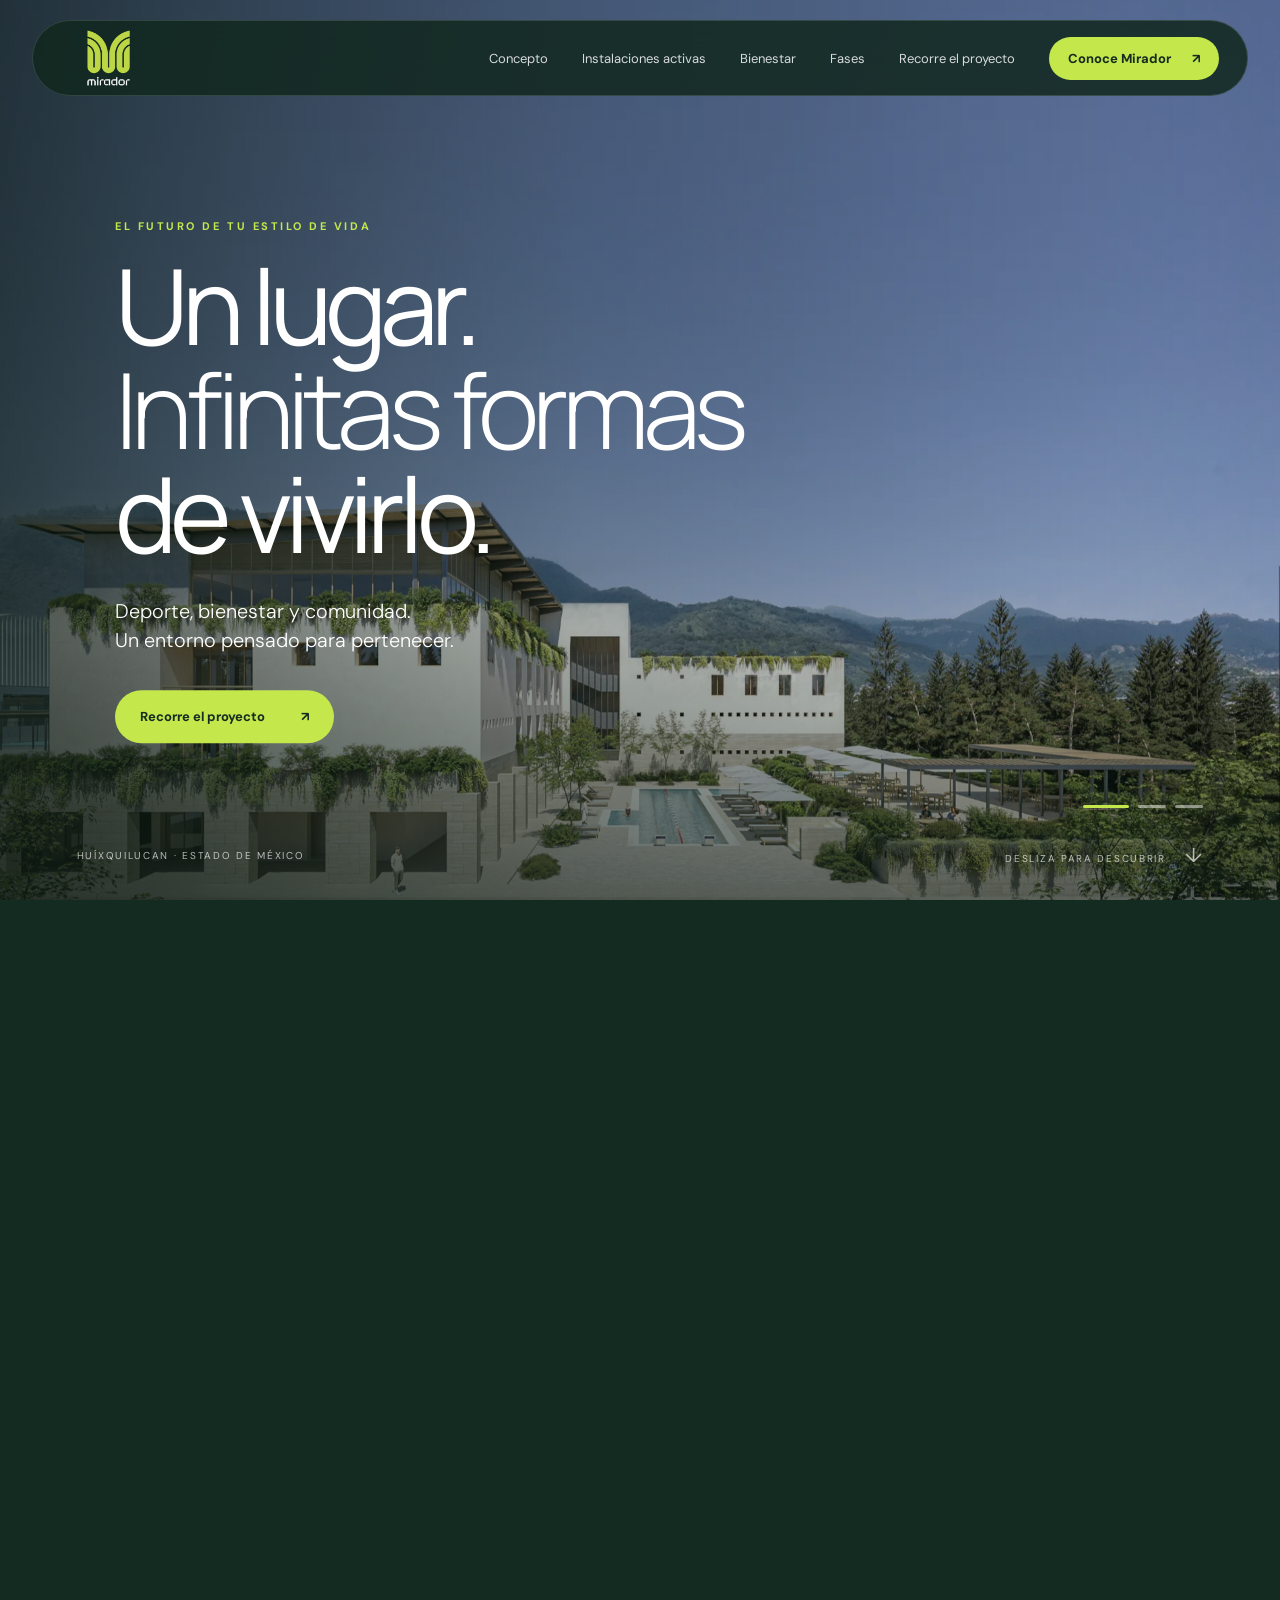
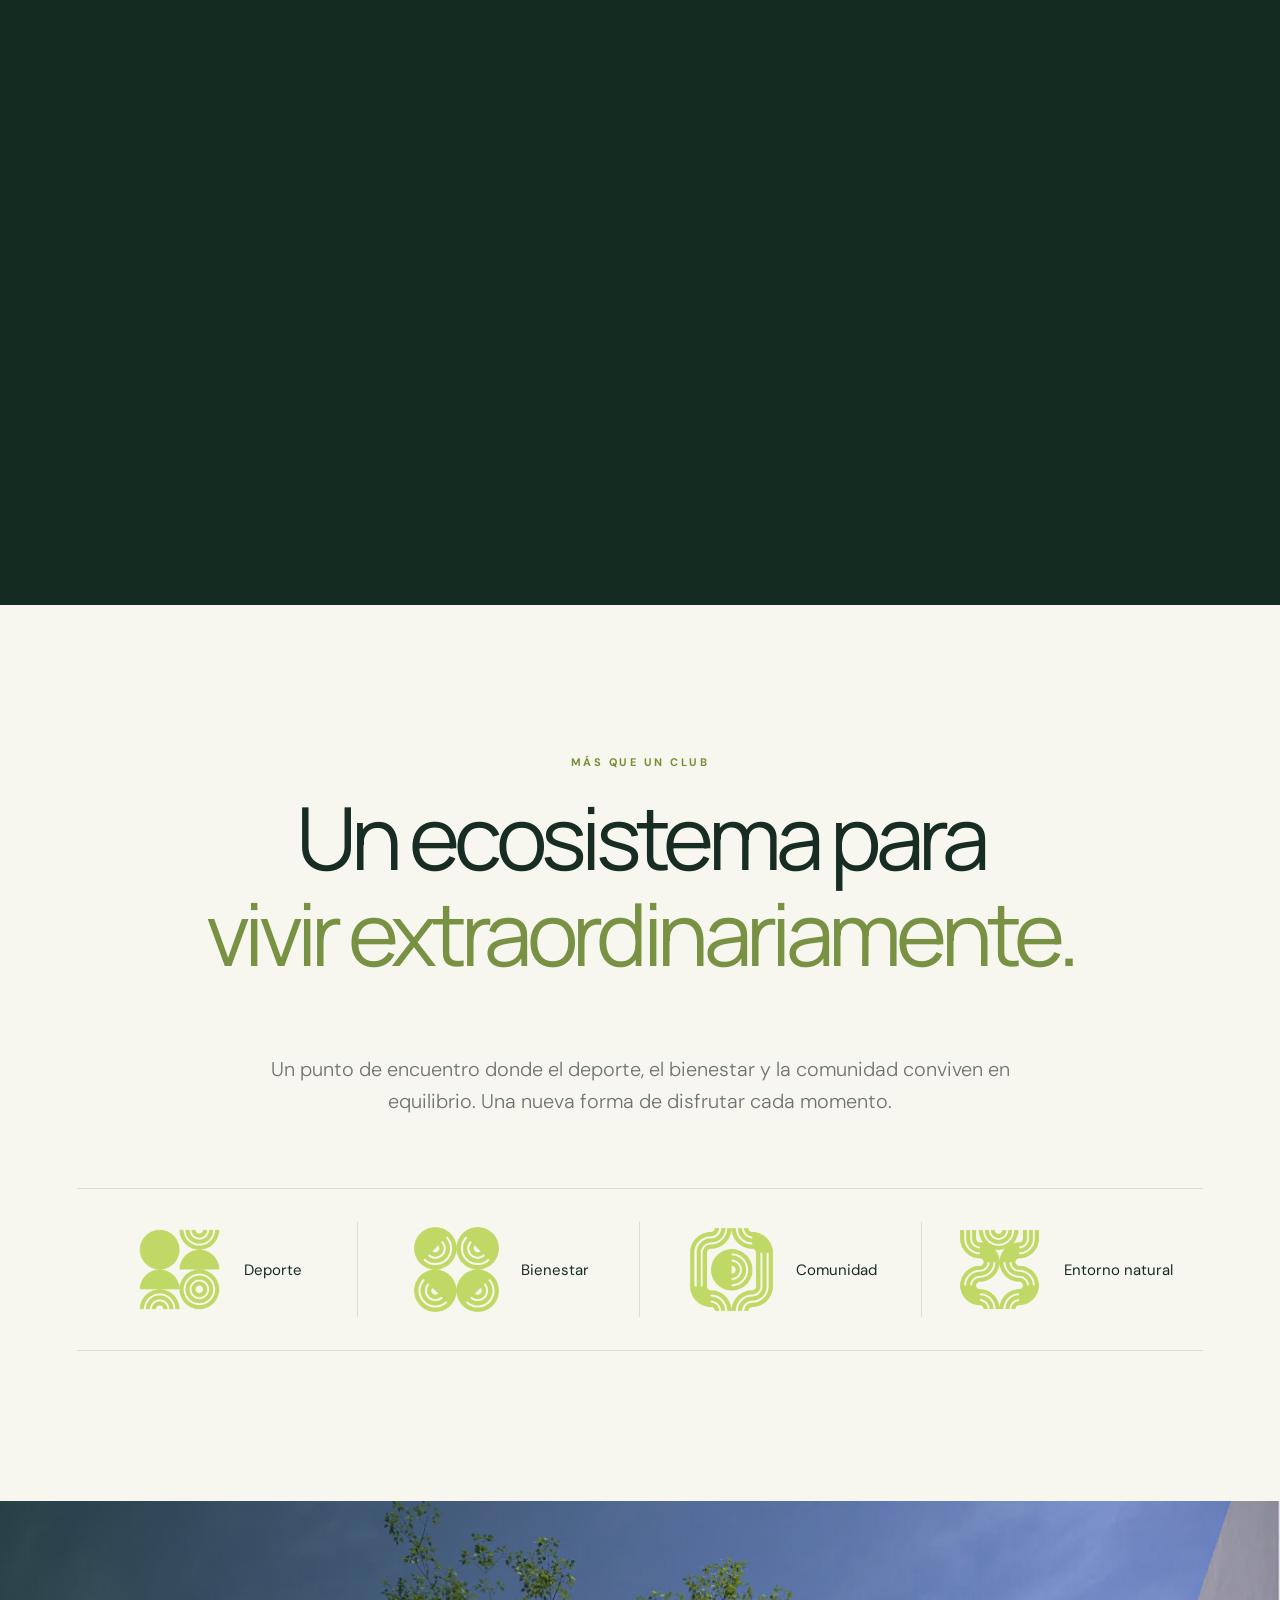
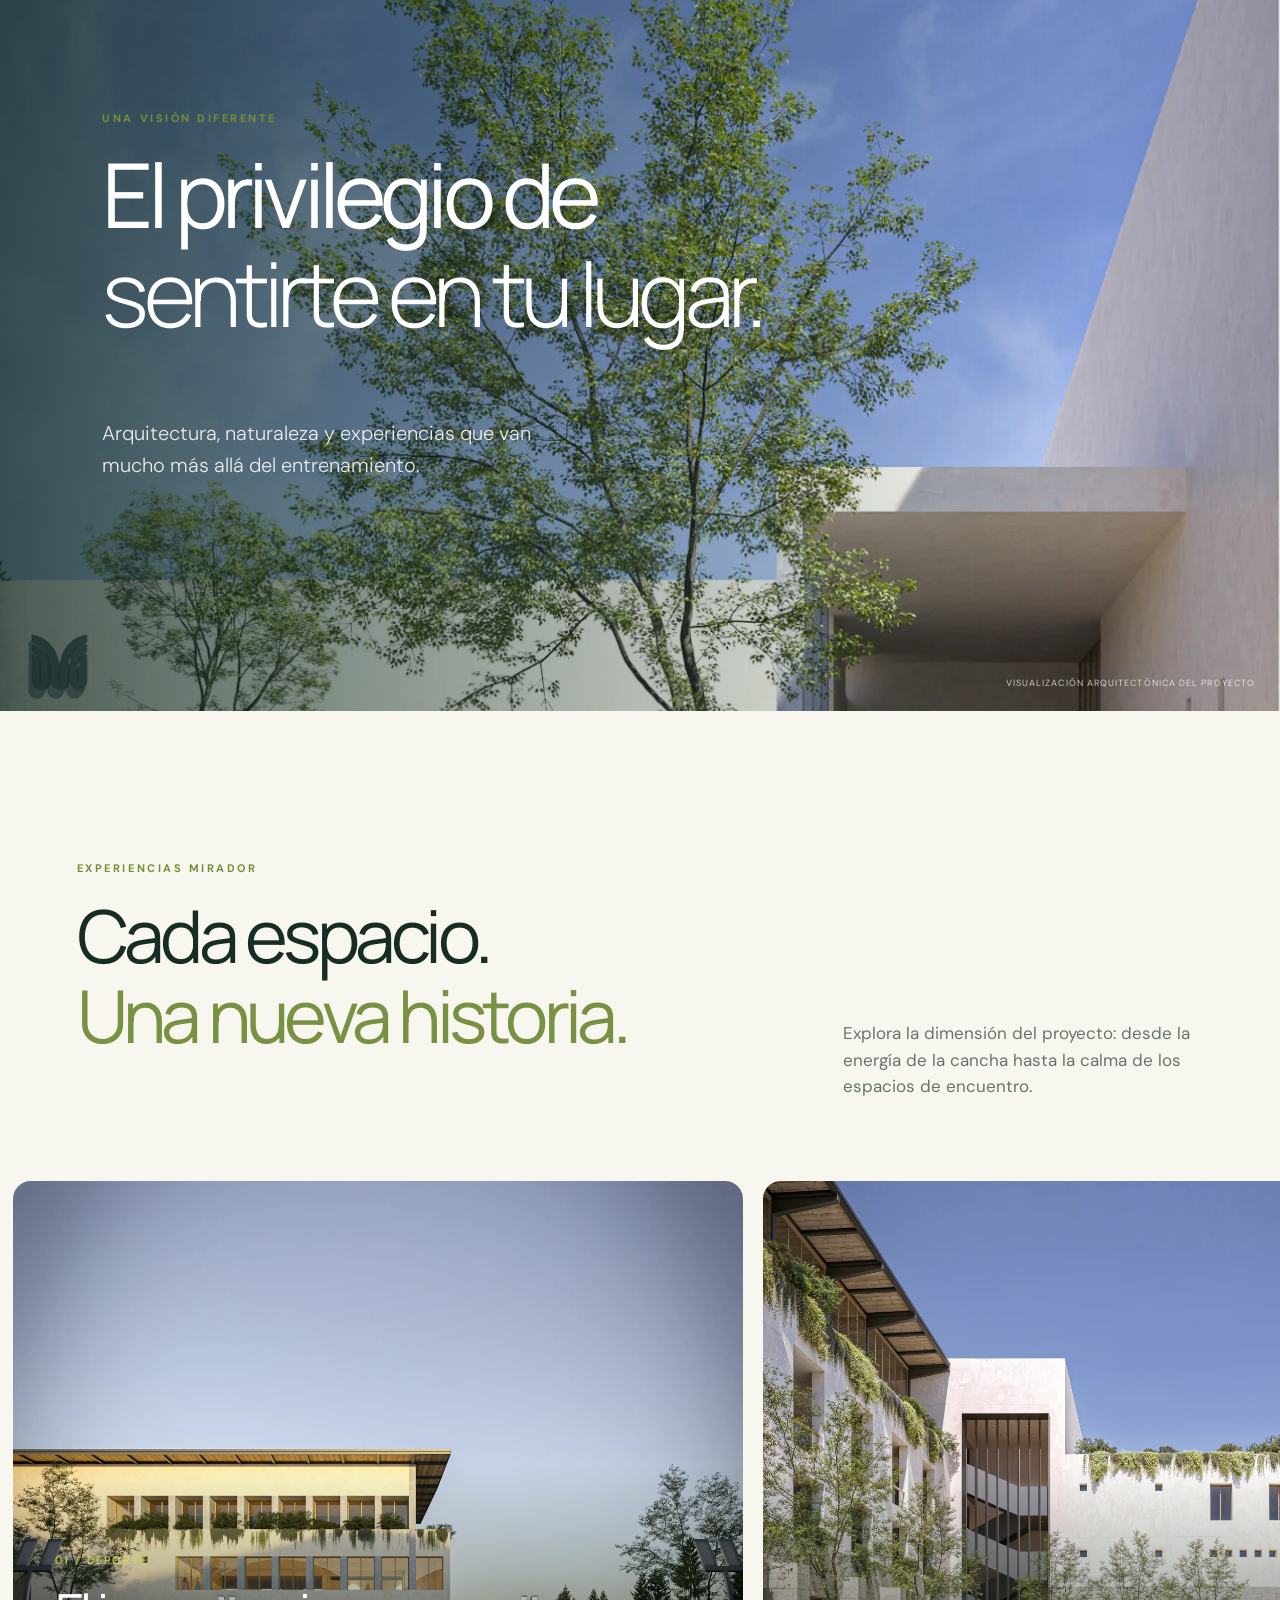
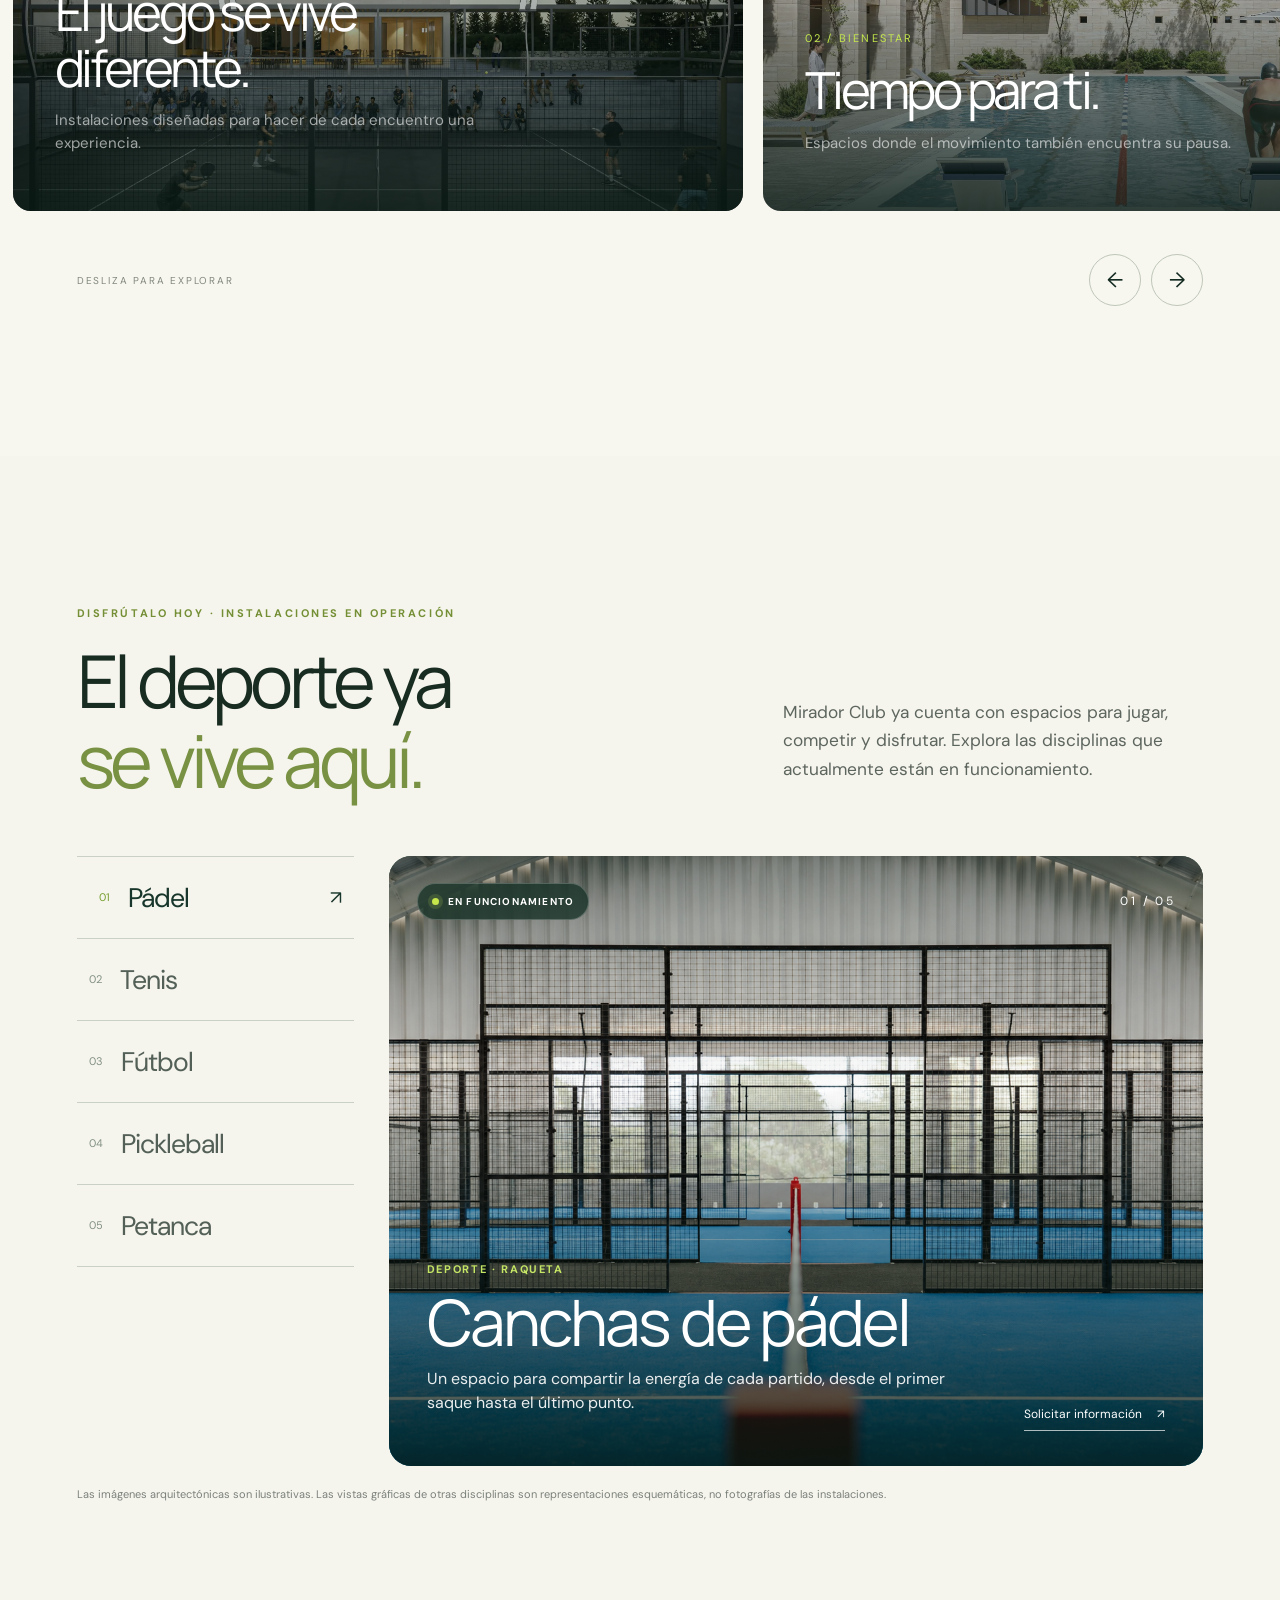
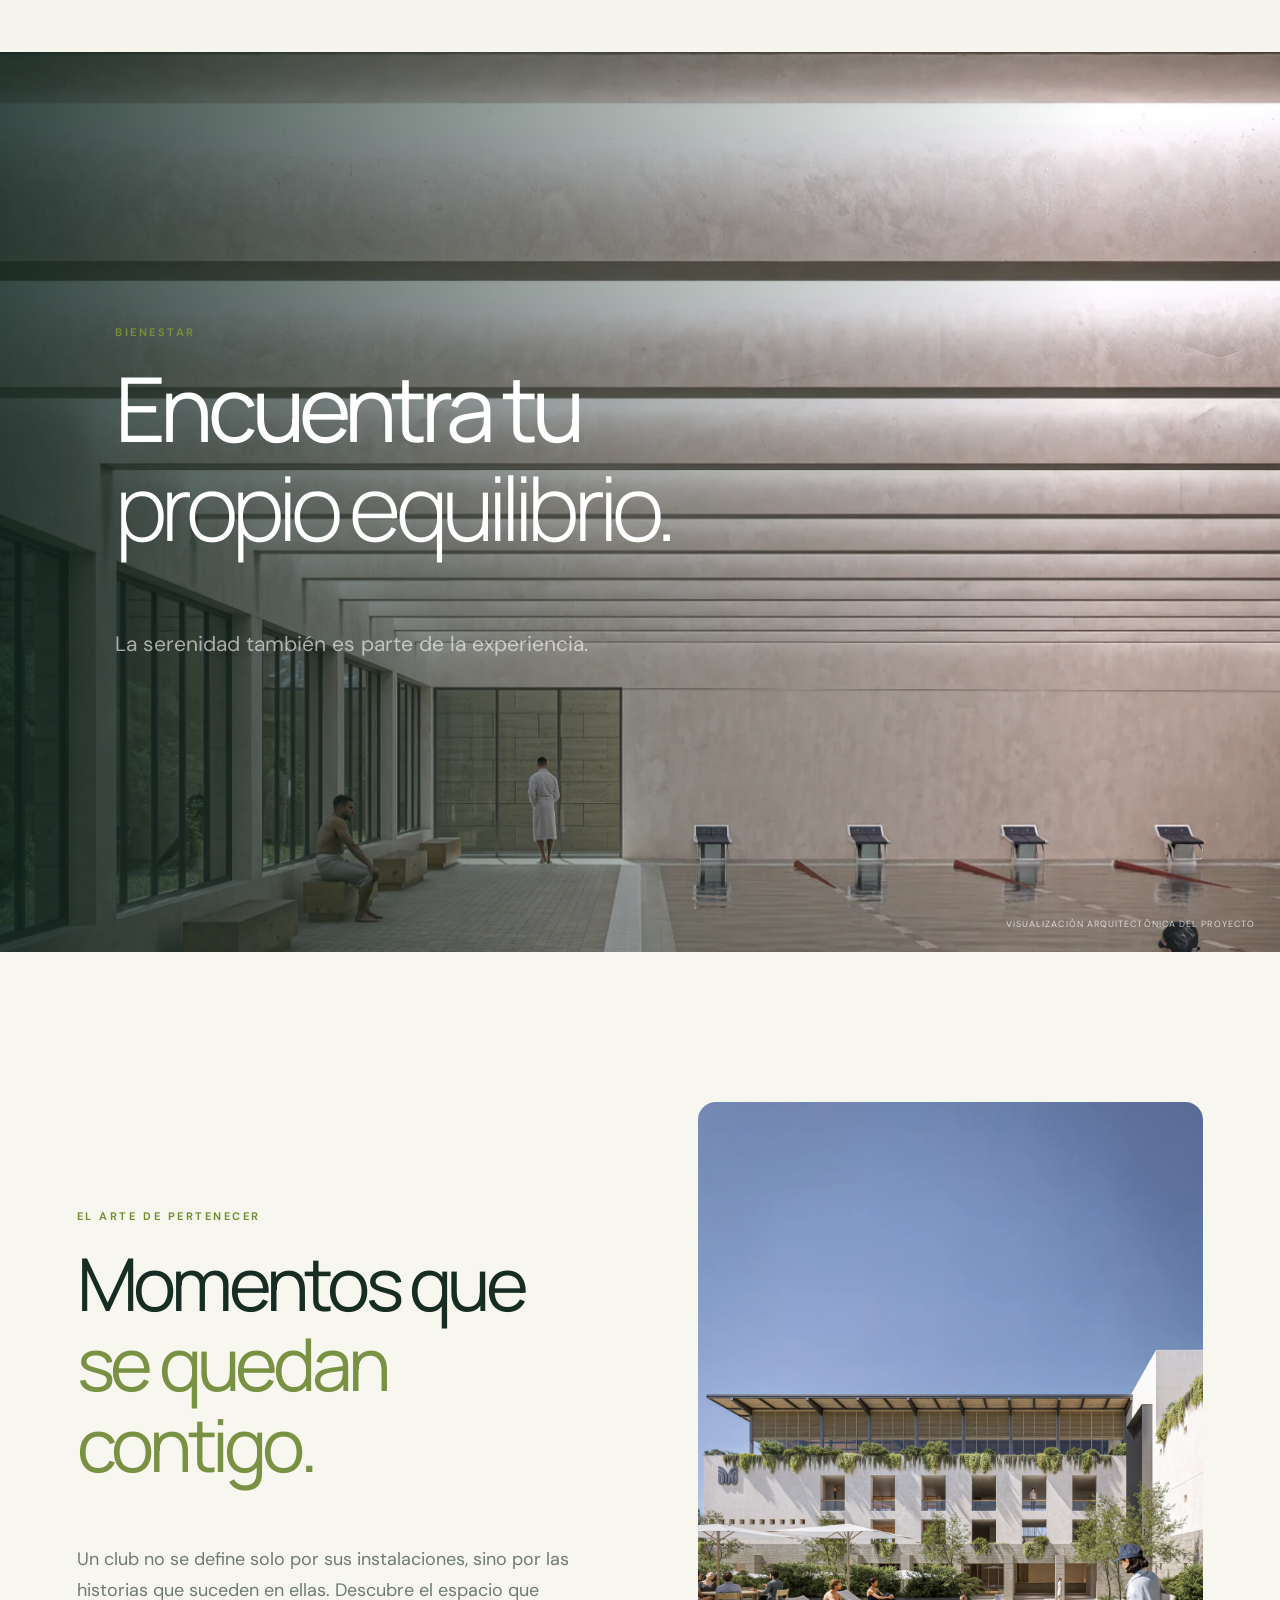
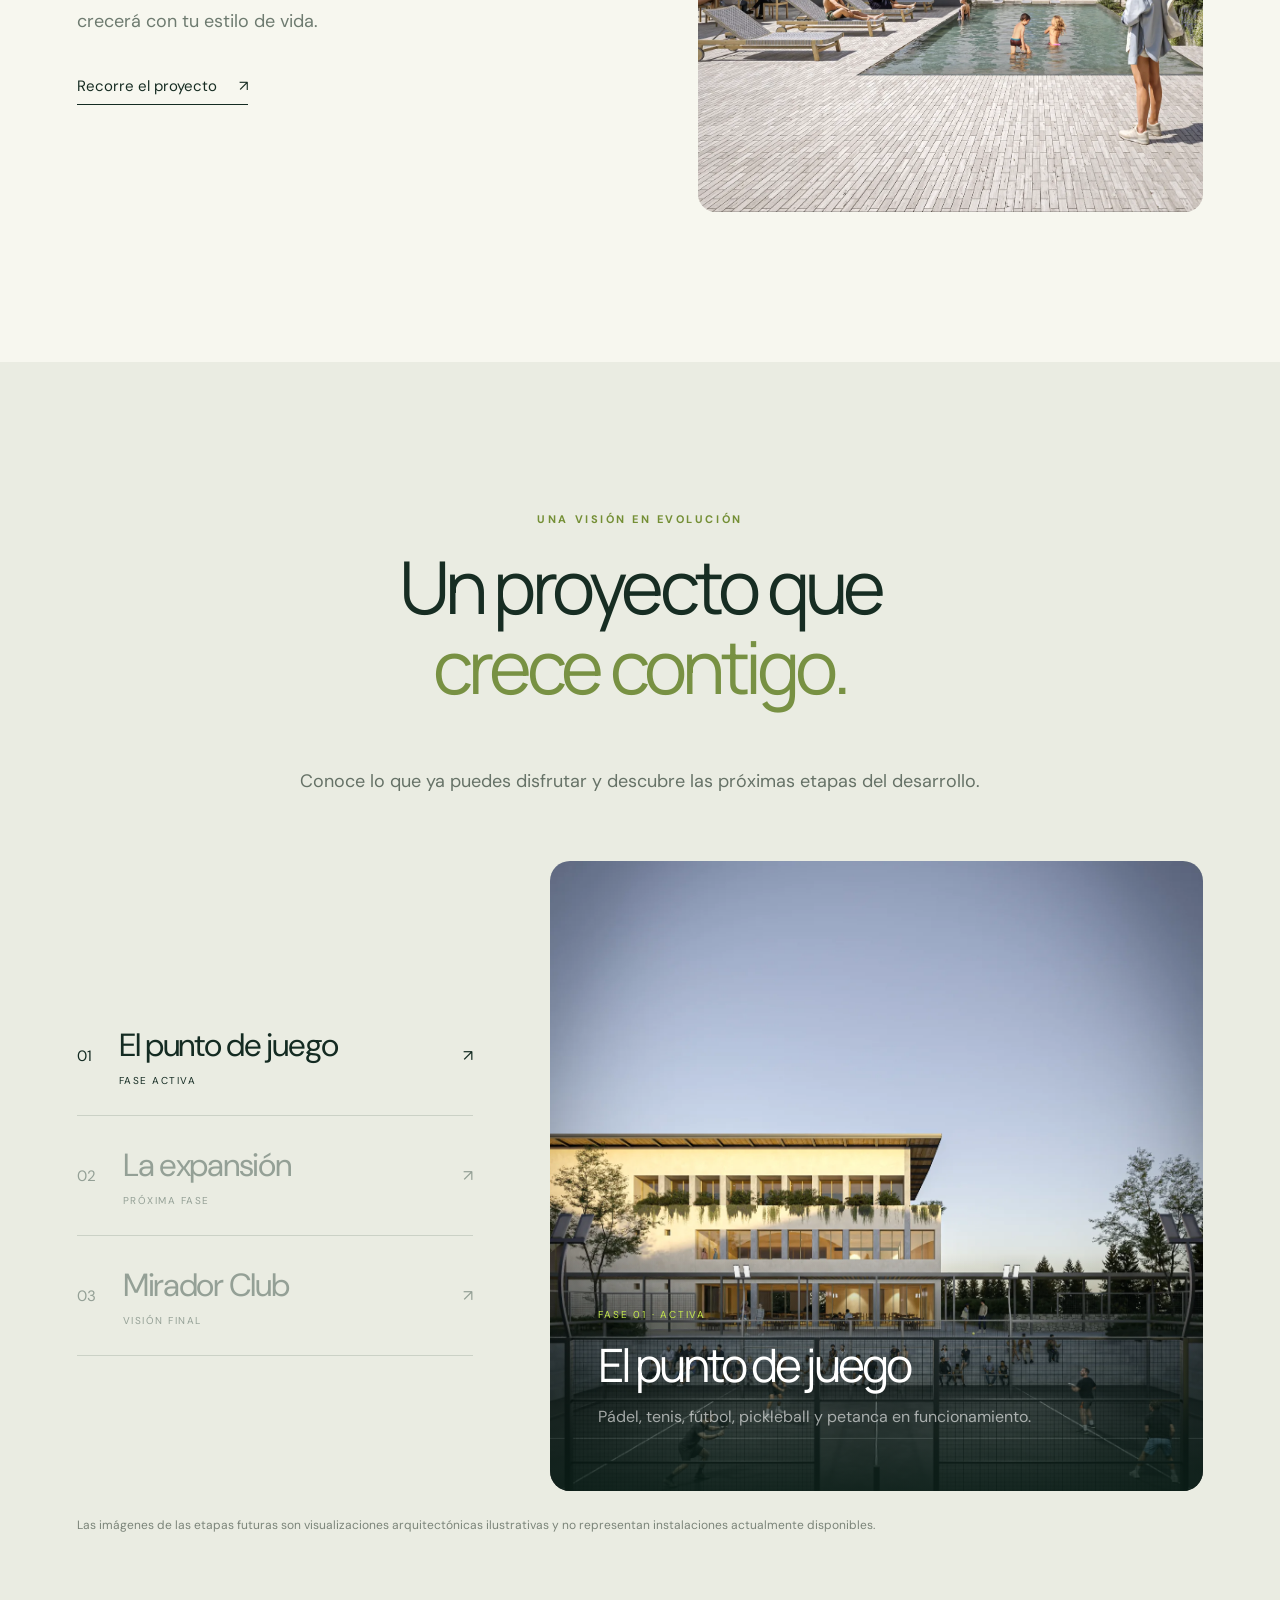
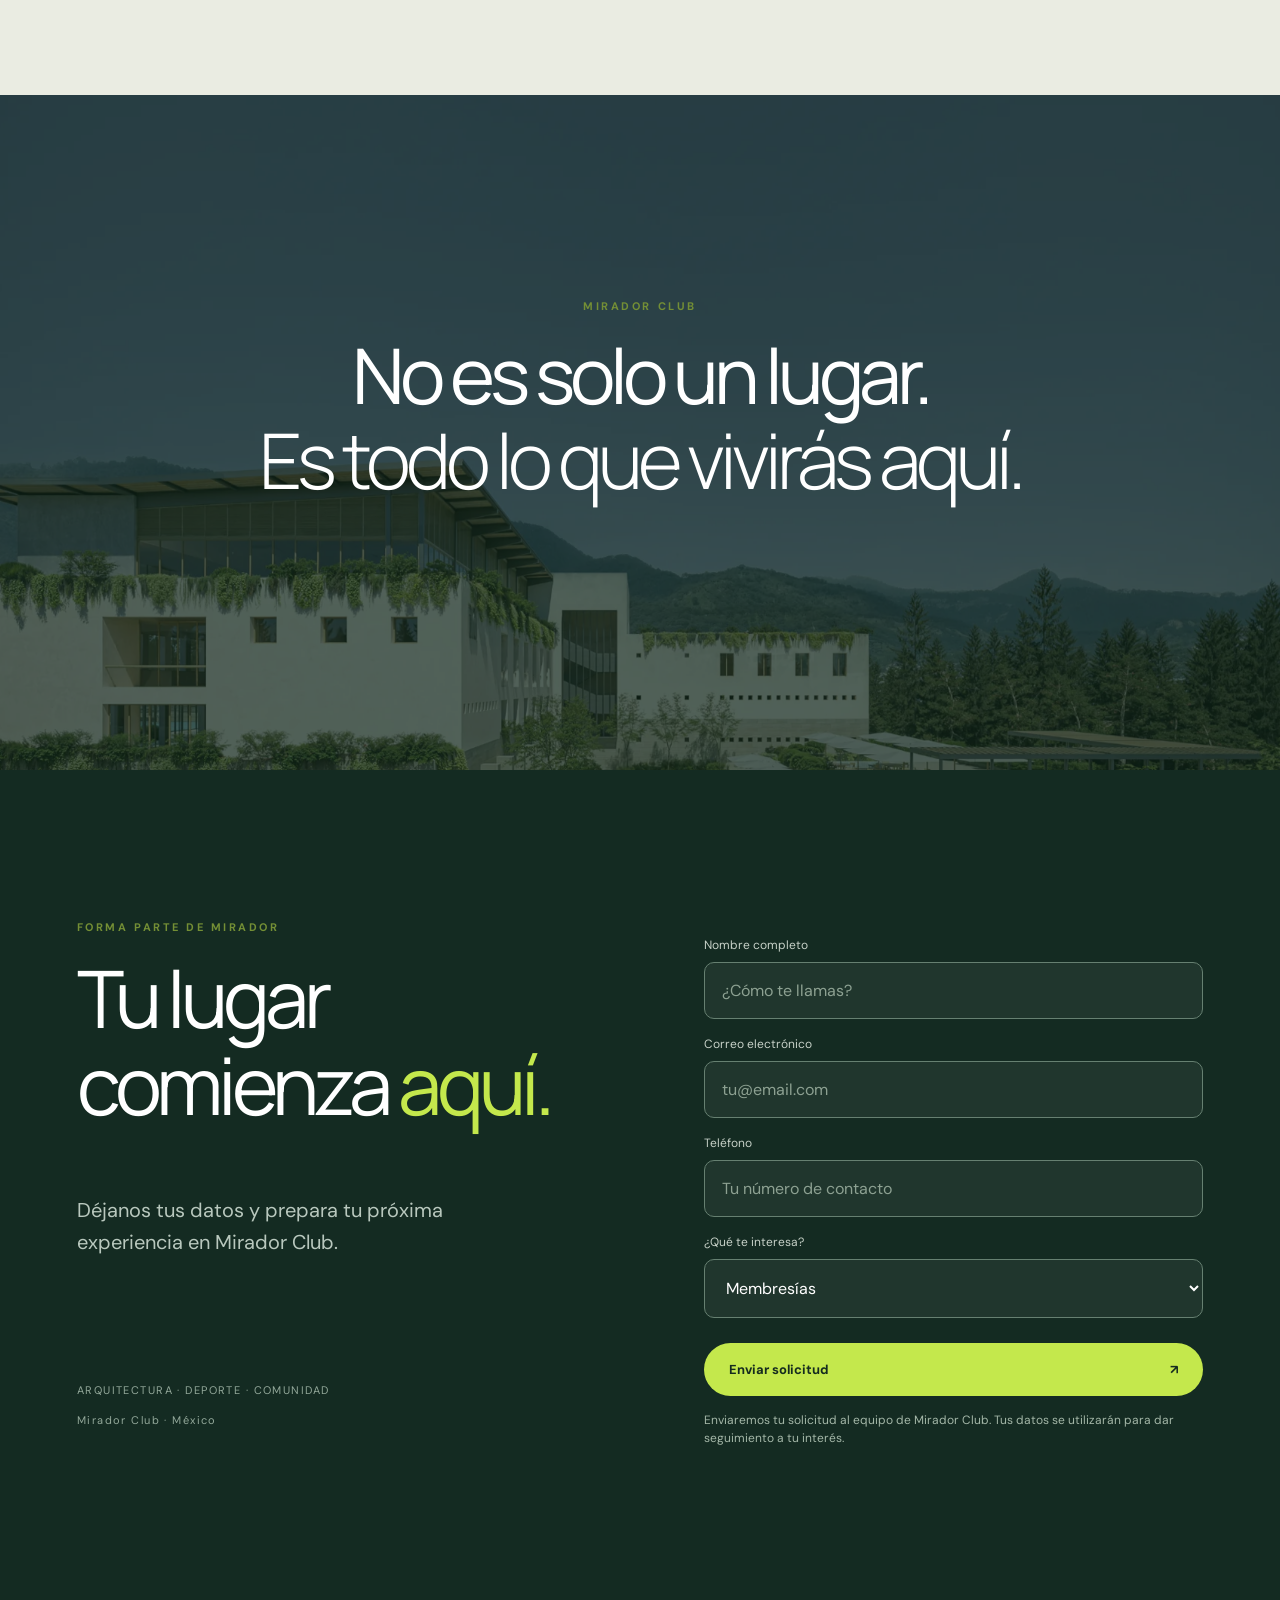
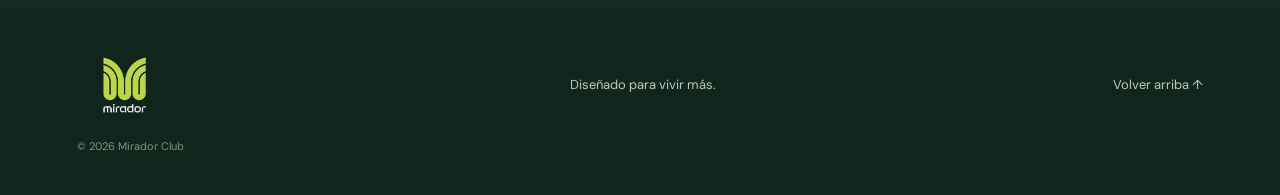
<file: index.html>
<!doctype html>
<html lang="es">
<head>
<meta charset="utf-8"><meta name="viewport" content="width=device-width, initial-scale=1"><meta name="theme-color" content="#132b22">
<meta name="description" content="Conoce Mirador Club en Huixquilucan: pádel, tenis, fútbol, pickleball y petanca en operación. Descubre el proyecto deportivo y sus próximas fases.">
<title>Mirador Club en Huixquilucan | Pádel, Tenis y Más</title>
<link rel="canonical" href="https://TU-DOMINIO.COM/">
<meta name="robots" content="index, follow, max-image-preview:large">
<meta property="og:type" content="website">
<meta property="og:locale" content="es_MX">
<meta property="og:site_name" content="Mirador Club">
<meta property="og:title" content="Mirador Club en Huixquilucan | Pádel, Tenis y Más">
<meta property="og:description" content="Descubre Mirador Club: pádel, tenis, fútbol, pickleball y petanca en Huixquilucan. Conoce las instalaciones activas y el proyecto.">
<meta property="og:url" content="https://TU-DOMINIO.COM/">
<meta property="og:image" content="https://TU-DOMINIO.COM/assets/club.webp">
<meta name="twitter:card" content="summary_large_image">
<meta name="twitter:title" content="Mirador Club en Huixquilucan | Pádel, Tenis y Más">
<meta name="twitter:description" content="Descubre Mirador Club: pádel, tenis, fútbol, pickleball y petanca en Huixquilucan. Conoce las instalaciones activas y el proyecto.">
<meta name="twitter:image" content="https://TU-DOMINIO.COM/assets/club.webp">
<script type="application/ld+json">{"@context":"https://schema.org","@type":"SportsActivityLocation","name":"Mirador Club","description":"Club deportivo y proyecto de bienestar en Huixquilucan, Estado de México. Instalaciones deportivas activas de pádel, tenis, fútbol, pickleball y petanca.","url":"https://TU-DOMINIO.COM/","address":{"@type":"PostalAddress","addressLocality":"Huixquilucan","addressRegion":"Estado de México","addressCountry":"MX"},"sport":["Pádel","Tenis","Fútbol","Pickleball","Petanca"]}</script>
<link rel="stylesheet" href="styles.css"><script src="script.js" defer></script>
</head>
<body>
<div id="progress" aria-hidden="true"></div>
<header class="site-header" id="siteHeader"><a href="#inicio" class="brand" aria-label="Mirador Club, ir al inicio"><!--span class="brand-symbol">M</span><span class="brand-text">mirador

  <small>CLUB</small></span--> <img src="assets/logo-mirador.-.png" style="width: 95px;" alt="Mirador Club Logo">


</a><nav id="nav" aria-label="Navegación principal"><a href="#concepto">Concepto</a><a href="#activos">Instalaciones activas</a>

    <a href="#bienestar">Bienestar</a><a href="#fases">Fases</a>

    <a href="tour.html">Recorre el proyecto</a><a href="#contacto" class="nav-cta">Conoce Mirador <span>↗</span></a>


  </nav><button id="menuBtn" class="menu-btn" aria-label="Abrir menú" aria-expanded="false" aria-controls="nav"><span></span>

    <span>
    
    </span></button>

</header>




<main>



<section class="hero-scroll" id="inicio"><div class="hero-sticky"><div class="hero-image hero-slide is-visible" style="background-image:url('assets/club.webp')" role="img" aria-label="Vista de la Casa Club proyectada de Mirador"></div><div class="hero-image hero-slide" style="background-image:url('assets/padel.webp')" role="img" aria-label="Vista de las canchas de pádel de Mirador"></div><div class="hero-image hero-slide" style="background-image:url('assets/pool.webp')" role="img" aria-label="Visualización arquitectónica del área de alberca"></div><div class="hero-shade"></div><div class="hero-content"><p class="eyebrow hero-eyebrow">EL FUTURO DE TU ESTILO DE VIDA</p><h1>Un lugar.<br><span>Infinitas formas</span><br>de vivirlo.</h1><p class="hero-copy">Deporte, bienestar y comunidad.<br>Un entorno pensado para pertenecer.</p><a class="pill pill-lime" href="tour.html">Recorre el proyecto <span>↗</span></a></div><div class="hero-slide-indicator" aria-label="Avance visual de portada"><span class="is-current"></span><span></span><span></span></div><div class="hero-bottom"><span>HUÍXQUILUCAN · ESTADO DE MÉXICO</span><a href="#concepto" aria-label="Desliza para descubrir">DESLIZA PARA DESCUBRIR <span class="down-arrow">↓</span></a></div></div></section>
<section class="intro section-space" id="concepto"><p class="eyebrow reveal">MÁS QUE UN CLUB</p><h2 class="intro-title reveal">Un ecosistema para<br><em>vivir extraordinariamente.</em></h2><p class="intro-description reveal">Un punto de encuentro donde el deporte, el bienestar y la comunidad conviven en equilibrio. Una nueva forma de disfrutar cada 


momento.</p>



<div class="feature-row reveal"><div><span class="feature-icon"><img src="assets/deporte-icon.png" style="width: 95px;" alt="Mirador Club Logo"></span>


  <span>Deporte</span>

</div><div>

  <span class="feature-icon"><img src="assets/bienestar-icon-2.png" style="width: 95px;" alt="Mirador Club Logo"></span><span>Bienestar</span></div>


  <div>

    <span class="feature-icon"><img src="assets/cmunidad-icon.png" style="width: 95px;" alt="Mirador Club Logo"></span><span>Comunidad</span>


  </div><div><span class="feature-icon"><img src="assets/naturaleza-mirador-club.png" style="width: 95px;" alt="Mirador Club Logo"></span>


    <span>Entorno natural</span>

  </div>

</div>


</section>
<section class="statement"><div class="statement-image" data-parallax="0.13" style="background-image:url('assets/entrance.webp')"></div><div class="statement-overlay"></div><div class="statement-text reveal"><p class="eyebrow">UNA VISIÓN DIFERENTE</p><h2>El privilegio de<br><em>sentirte en tu lugar.</em></h2><p>Arquitectura, naturaleza y experiencias que van mucho más allá del entrenamiento.</p></div><span class="image-caption">VISUALIZACIÓN ARQUITECTÓNICA DEL PROYECTO</span></section>
<section class="showcase section-space" id="espacios"><div class="section-heading"><div><p class="eyebrow reveal">EXPERIENCIAS MIRADOR</p><h2 class="reveal">Cada espacio.<br><em>Una nueva historia.</em></h2></div><p class="reveal">Explora la dimensión del proyecto: desde la energía de la cancha hasta la calma de los espacios de encuentro.</p></div><div class="gallery" id="gallery" aria-label="Galería de espacios de Mirador Club"><article class="gallery-card"><img src="assets/padel.webp" loading="lazy" alt="Cancha de pádel y edificio de Mirador Club"><div><span>01 / DEPORTE</span><h3>El juego se vive diferente.</h3><p>Instalaciones diseñadas para hacer de cada encuentro una experiencia.</p></div></article><article class="gallery-card"><img src="assets/pool.webp" loading="lazy" alt="Alberca exterior junto a casa club"><div><span>02 / BIENESTAR</span><h3>Tiempo para ti.</h3><p>Espacios donde el movimiento también encuentra su pausa.</p></div></article><article class="gallery-card"><img src="assets/terrace.webp" loading="lazy" alt="Terraza del edificio y paisaje natural"><div><span>03 / COMUNIDAD</span><h3>Un lugar para conectar.</h3><p>Arquitectura abierta a nuevas historias y momentos compartidos.</p></div></article><article class="gallery-card"><img src="assets/stadium.webp" loading="lazy" alt="Vista superior de estadio y cancha del proyecto"><div><span>04 / VISIÓN</span><h3>Una visión de gran escala.</h3><p>Un proyecto que continúa evolucionando.</p></div></article></div><div class="gallery-controls"><span>DESLIZA PARA EXPLORAR</span><div><button id="galleryPrev" aria-label="Imagen anterior">←</button><button id="galleryNext" aria-label="Imagen siguiente">→</button></div></div></section>

<section class="active-facilities section-space" id="activos" aria-labelledby="activeHeading">
  <div class="active-header"><div><p class="eyebrow reveal">DISFRÚTALO HOY · INSTALACIONES EN OPERACIÓN</p><h2 class="reveal" id="activeHeading">El deporte ya<br><em>se vive aquí.</em></h2></div><p class="reveal">Mirador Club ya cuenta con espacios para jugar, competir y disfrutar. Explora las disciplinas que actualmente están en funcionamiento.</p></div>
  <div class="active-layout reveal">
    <div class="active-navigation" role="tablist" aria-label="Instalaciones disponibles">
      <button class="active-tab" role="tab" data-facility="padel" aria-selected="true"><span class="active-tab-number">01</span><span>Pádel</span><span class="active-tab-arrow">↗</span></button>
      <button class="active-tab" role="tab" data-facility="tenis" aria-selected="false"><span class="active-tab-number">02</span><span>Tenis</span><span class="active-tab-arrow">↗</span></button>
      <button class="active-tab" role="tab" data-facility="futbol" aria-selected="false"><span class="active-tab-number">03</span><span>Fútbol</span><span class="active-tab-arrow">↗</span></button>
      <button class="active-tab" role="tab" data-facility="pickleball" aria-selected="false"><span class="active-tab-number">04</span><span>Pickleball</span><span class="active-tab-arrow">↗</span></button>
      <button class="active-tab" role="tab" data-facility="petanca" aria-selected="false"><span class="active-tab-number">05</span><span>Petanca</span><span class="active-tab-arrow">↗</span></button>
    </div>
    <div class="active-stage" id="activeStage" role="tabpanel" aria-label="Detalle de instalación seleccionada">
      <div class="facility-visual facility-photo" id="facilityVisual" style="background-image:url('assets/padel-mirador-club.png')" role="img" aria-label="Vista de las canchas de pádel del proyecto"><div class="court-illustration" id="courtIllustration" aria-hidden="true"><div class="court-field"><span class="court-line-a"></span><span class="court-line-b"></span><span class="court-center"></span><span class="court-net"></span></div><div class="petanque-balls"><i></i><i></i><i></i></div></div></div>
      <div class="active-stage-shade"></div>
      <div class="facility-meta"><span class="facility-status"><span class="status-dot"></span> EN FUNCIONAMIENTO</span><span class="facility-counter" id="facilityCounter">01 / 05</span></div>
      <div class="facility-caption"><div><p class="facility-kicker" id="facilityKicker">DEPORTE · RAQUETA</p><h3 id="facilityName">Canchas de pádel</h3><p id="facilityDescription">Un espacio para compartir la energía de cada partido, desde el primer saque hasta el último punto.</p></div><a class="facility-link" href="#contacto">Solicitar información <span>↗</span></a></div>
    </div>
  </div>
  <p class="active-footnote">Las imágenes arquitectónicas son ilustrativas. Las vistas gráficas de otras disciplinas son representaciones esquemáticas, no fotografías de las instalaciones.</p>
</section>
<section class="immersive" id="bienestar"><div class="immersive-photo" data-parallax="0.08" style="background-image:url('assets/indoor-pool.webp')"></div><div class="immersive-shade"></div><div class="immersive-content"><p class="eyebrow reveal">BIENESTAR</p><h2 class="reveal">Encuentra tu<br><em>propio equilibrio.</em></h2><p class="reveal">La serenidad también es parte de la experiencia.</p></div><span class="image-caption">VISUALIZACIÓN ARQUITECTÓNICA DEL PROYECTO</span></section>
<section class="split section-space"><div class="split-copy"><p class="eyebrow reveal">EL ARTE DE PERTENECER</p><h2 class="reveal">Momentos que<br><em>se quedan contigo.</em></h2><p class="reveal">Un club no se define solo por sus instalaciones, sino por las historias que suceden en ellas. Descubre el espacio que crecerá con tu estilo de vida.</p><a class="text-link reveal" href="tour.html">Recorre el proyecto <span>↗</span></a></div><div class="split-media"><img src="assets/social-pool.webp" alt="Personas disfrutando la alberca exterior y espacios de convivencia" loading="lazy"></div></section>
<section class="phases section-space" id="fases"><div class="phase-head"><p class="eyebrow reveal">UNA VISIÓN EN EVOLUCIÓN</p><h2 class="reveal">Un proyecto que<br><em>crece contigo.</em></h2><p class="reveal">Conoce lo que ya puedes disfrutar y descubre las próximas etapas del desarrollo.</p></div><div class="phase-layout"><div class="phase-tabs" role="tablist" aria-label="Fases del proyecto"><button role="tab" aria-selected="true" data-phase="0"><span class="phase-number">01</span><span><strong>El punto de juego</strong><small>FASE ACTIVA</small></span><b>↗</b></button><button role="tab" aria-selected="false" data-phase="1"><span class="phase-number">02</span><span><strong>La expansión</strong><small>PRÓXIMA FASE</small></span><b>↗</b></button><button role="tab" aria-selected="false" data-phase="2"><span class="phase-number">03</span><span><strong>Mirador Club</strong><small>VISIÓN FINAL</small></span><b>↗</b></button></div><div class="phase-preview" id="phasePreview" role="tabpanel"><img id="phaseImage" src="assets/padel.webp" alt="Canchas de pádel de la primera fase"><div class="phase-image-overlay"><span id="phaseStatus">FASE 01 · ACTIVA</span><h3 id="phaseTitle">El punto de juego</h3><p id="phaseDesc">Pádel, tenis, fútbol, pickleball y petanca en funcionamiento.</p></div></div></div><p class="phase-note">Las imágenes de las etapas futuras son visualizaciones arquitectónicas ilustrativas y no representan instalaciones actualmente disponibles.</p></section>
<section class="quiet"><div class="quiet-image" style="background-image:url('assets/club.webp')" data-parallax="0.08"></div><div class="quiet-inner"><p class="eyebrow reveal">MIRADOR CLUB</p><h2 class="reveal">No es solo un lugar.<br><em>Es todo lo que vivirás aquí.</em></h2></div></section>
<section class="contact section-space" id="contacto"><div class="contact-left"><p class="eyebrow reveal">FORMA PARTE DE MIRADOR</p><h2 class="reveal">Tu lugar comienza <em>aquí.</em></h2><p class="reveal">Déjanos tus datos y prepara tu próxima experiencia en Mirador Club.</p><div class="contact-mini reveal"><span>ARQUITECTURA · DEPORTE · COMUNIDAD</span><span>Mirador Club · México</span></div></div><form id="contactForm" class="contact-form" method="post" action="contacto.php" accept-charset="UTF-8">
<input class="hp-field" type="text" name="website" tabindex="-1" autocomplete="off" aria-hidden="true"><label for="name">Nombre completo</label><input id="name" name="name" autocomplete="name" required placeholder="¿Cómo te llamas?"><label for="email">Correo electrónico</label><input id="email" name="email" type="email" autocomplete="email" required placeholder="tu@email.com"><label for="phone">Teléfono</label><input id="phone" name="phone" type="tel" autocomplete="tel" required placeholder="Tu número de contacto"><label for="interest">¿Qué te interesa?</label><select id="interest" name="interest"><option value="Membresías">Membresías</option><option value="Pádel y espacios activos">Pádel y espacios activos</option><option value="Fases del proyecto">Fases del proyecto</option><option value="Información general">Información general</option></select><button type="submit" class="pill pill-lime form-submit">Enviar solicitud <span>↗</span></button><p id="formMessage" class="form-message" role="status" aria-live="polite">Enviaremos tu solicitud al equipo de Mirador Club. Tus datos se utilizarán para dar seguimiento a tu interés.</p></form></section>
</main><footer><a href="#inicio" class="footer-brand"><img src="assets/logo-mirador.-.png" style="width: 95px;" alt="Mirador Club Logo"></a><span>Diseñado para vivir más.</span><a href="#inicio">Volver arriba ↑</a><small>© <span id="year"></span> Mirador Club</small></footer>
</body></html>
</file>
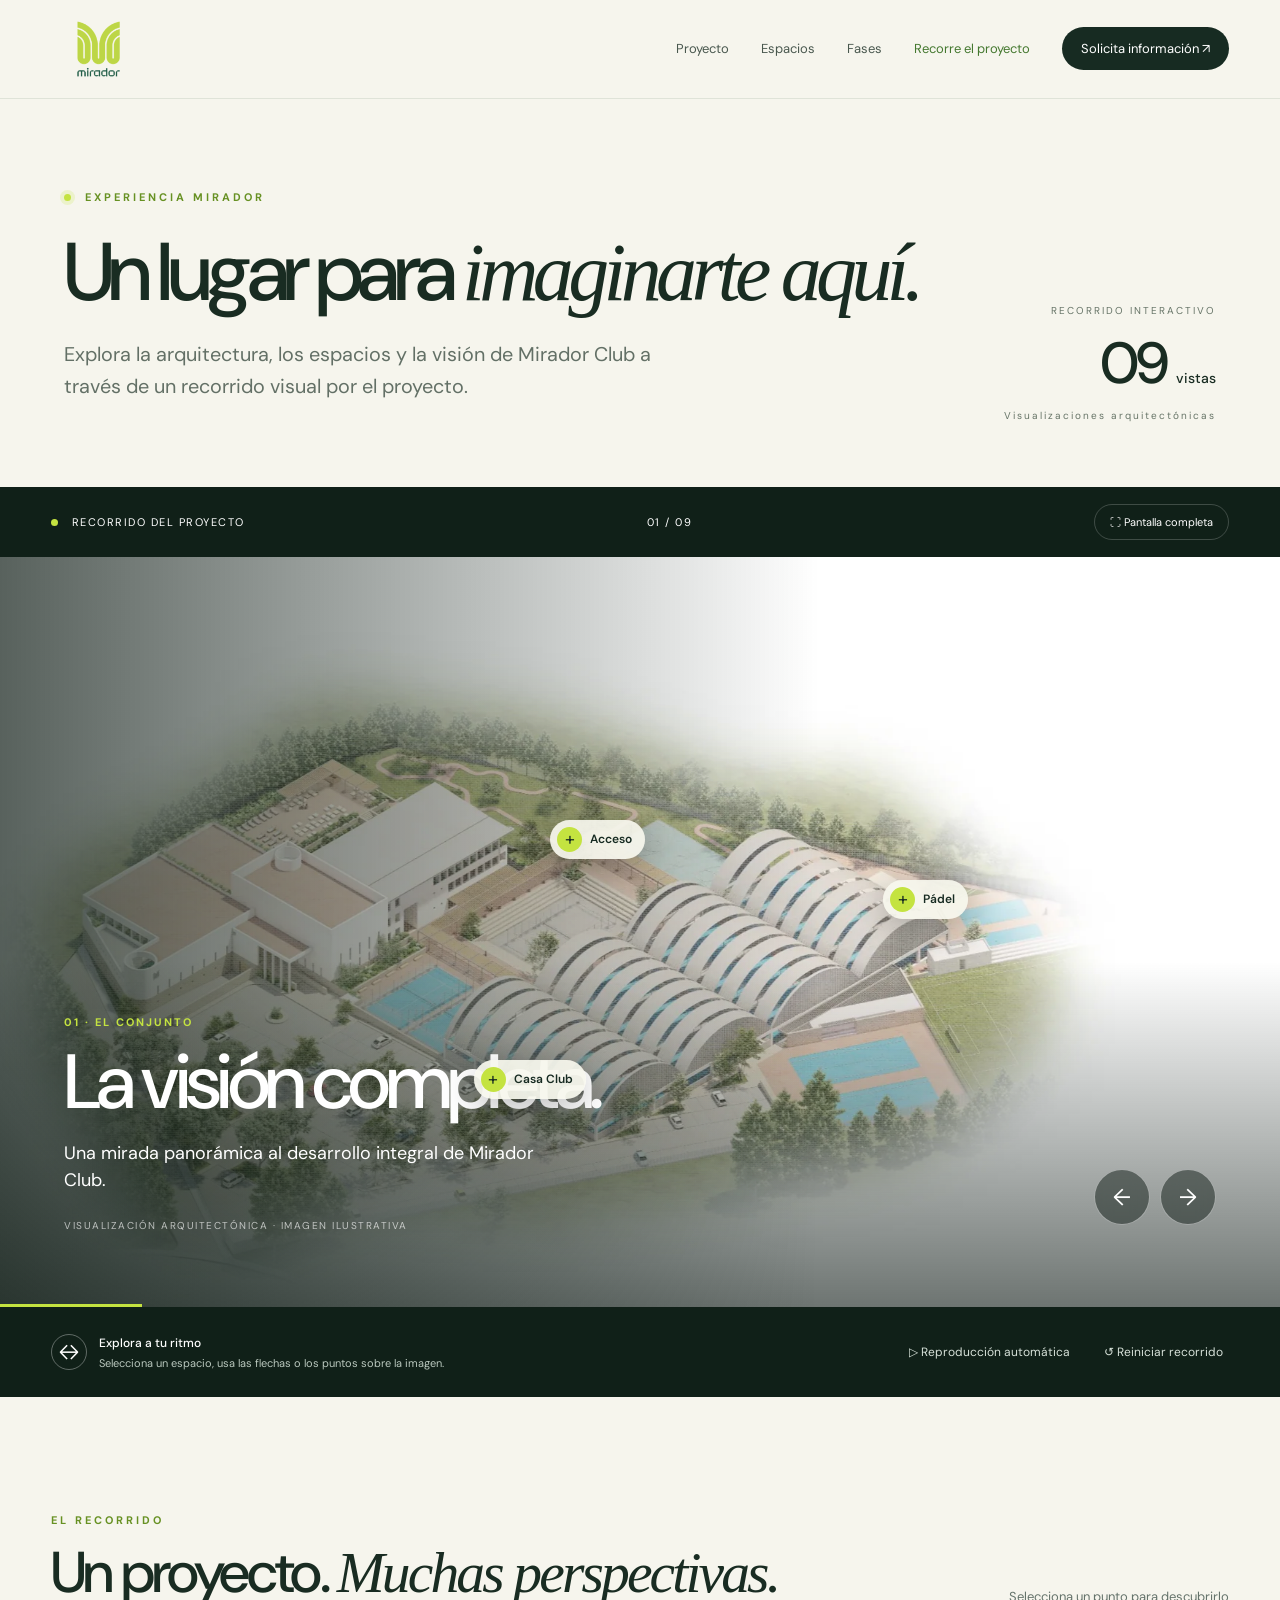
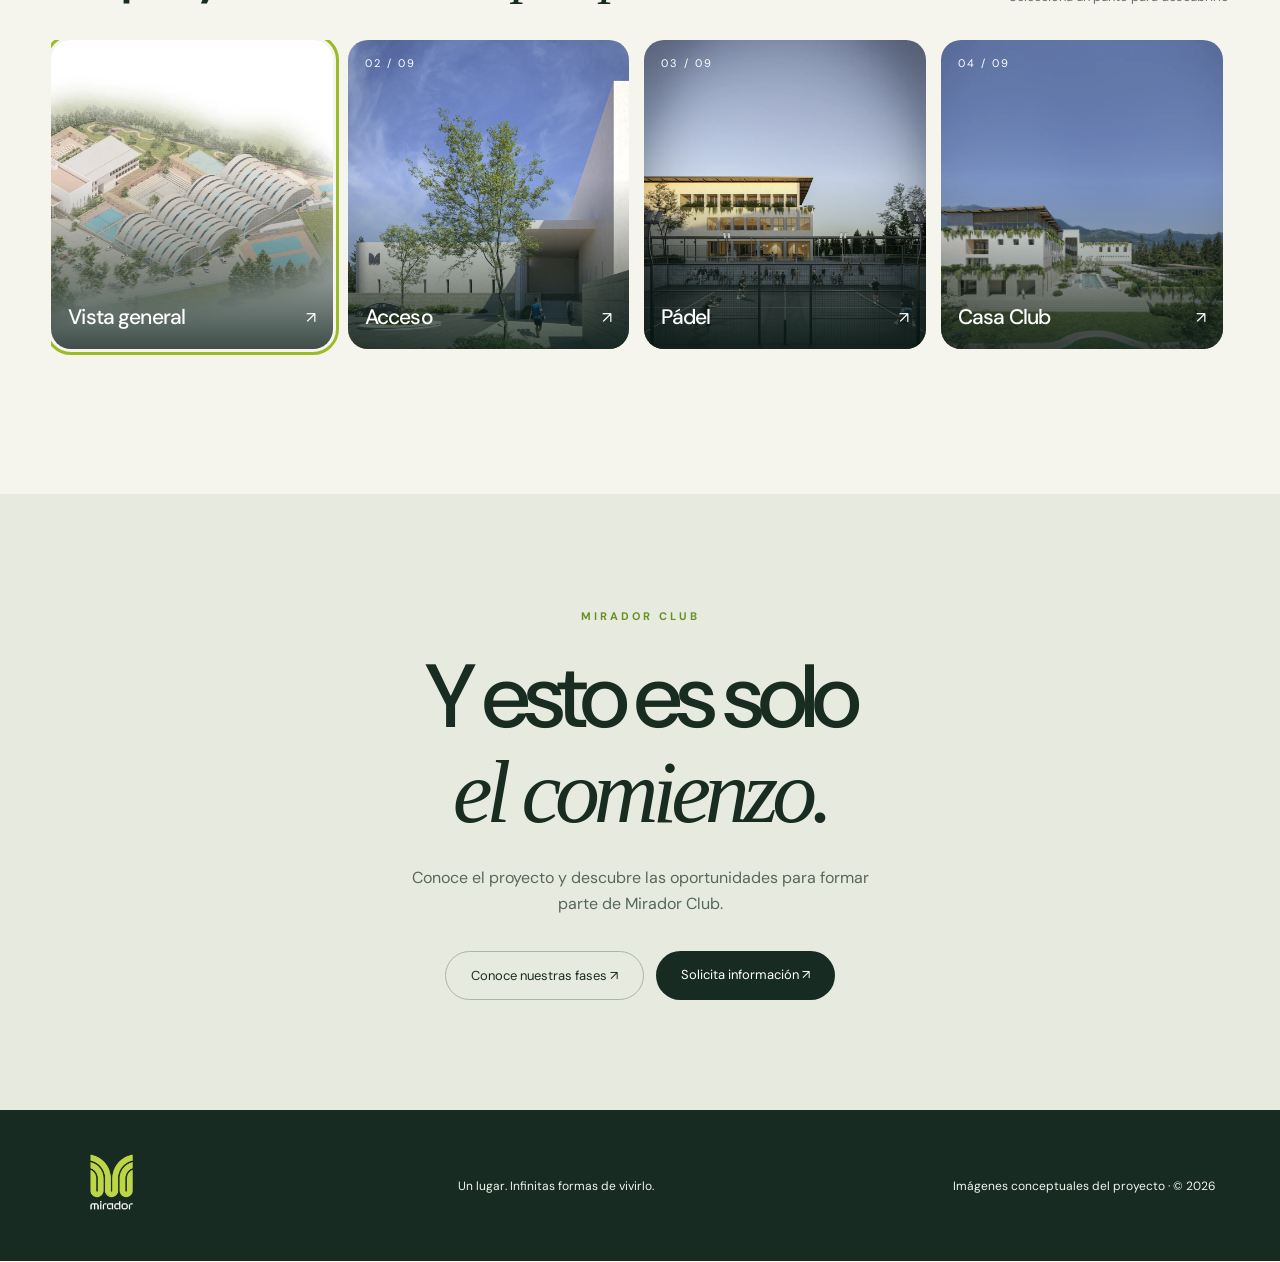
<file: tour.html>
<!doctype html><html lang="es"><head><meta charset="utf-8"><meta name="viewport" content="width=device-width,initial-scale=1"><meta name="theme-color" content="#152a21"><meta name="description" content="Explora Mirador Club en Huixquilucan mediante un recorrido visual interactivo por sus espacios deportivos y las próximas fases del proyecto."><title>Recorre el Proyecto | Mirador Club Huixquilucan</title>
<link rel="canonical" href="https://TU-DOMINIO.COM/tour.html">
<meta name="robots" content="index, follow, max-image-preview:large">
<meta property="og:type" content="website">
<meta property="og:locale" content="es_MX">
<meta property="og:site_name" content="Mirador Club">
<meta property="og:title" content="Recorre el Proyecto | Mirador Club Huixquilucan">
<meta property="og:description" content="Explora el recorrido visual del proyecto Mirador Club, sus espacios deportivos y futuras instalaciones en Huixquilucan.">
<meta property="og:url" content="https://TU-DOMINIO.COM/tour.html">
<meta property="og:image" content="https://TU-DOMINIO.COM/assets/tour-masterplan.webp">
<meta name="twitter:card" content="summary_large_image">
<meta name="twitter:title" content="Recorre el Proyecto | Mirador Club Huixquilucan">
<meta name="twitter:description" content="Explora el recorrido visual del proyecto Mirador Club, sus espacios deportivos y futuras instalaciones en Huixquilucan.">
<meta name="twitter:image" content="https://TU-DOMINIO.COM/assets/tour-masterplan.webp">
<script type="application/ld+json">{"@context":"https://schema.org","@type":"WebPage","name":"Recorre el Proyecto | Mirador Club Huixquilucan","description":"Explora el recorrido visual del proyecto Mirador Club, sus espacios deportivos y futuras instalaciones en Huixquilucan.","url":"https://TU-DOMINIO.COM/tour.html","isPartOf":{"@type":"WebSite","name":"Mirador Club","url":"https://TU-DOMINIO.COM/"}}</script><link rel="stylesheet" href="tour.css"><script src="tour.js" defer></script></head><body>
<header class="nav">
	<a class="logo" href="index.html" aria-label="Volver a Mirador Club"><!--span class="logo-symbol">M</span><span>mirador<small>CLUB</small></span--> <img src="assets/mirador-dark.png" style="width: 95px;" alt="Mirador Club Logo">
</a>


	<nav aria-label="Navegación principal"><a href="index.html#concepto">Proyecto</a><a href="index.html#espacios">Espacios</a><a href="index.html#fases">Fases</a><a href="tour.html" class="current" aria-current="page">Recorre el proyecto</a><a href="index.html#contacto" class="nav-button">Solicita información ↗</a></nav><button id="mobileMenu" class="mobile-menu" aria-expanded="false" aria-controls="mobileLinks" aria-label="Abrir menú"><span></span><span></span></button></header><div id="mobileLinks" class="mobile-links" hidden><a href="index.html">Inicio</a><a href="index.html#espacios">Espacios</a><a href="index.html#fases">Fases</a><a href="tour.html">Recorre el proyecto</a><a href="index.html#contacto">Contacto</a></div>
<main><section class="intro"><div><p class="eyebrow"><span class="signal"></span> EXPERIENCIA MIRADOR</p><h1>Un lugar para <em>imaginarte aquí.</em></h1><p>Explora la arquitectura, los espacios y la visión de Mirador Club a través de un recorrido visual por el proyecto.</p></div><div class="intro-aside"><span>RECORRIDO INTERACTIVO</span><strong>09 <small>vistas</small></strong><span>Visualizaciones arquitectónicas</span></div></section>
<section class="viewer" id="recorrido" aria-label="Recorrido virtual guiado por el proyecto"><div class="viewer-top"><div class="live"><span></span> RECORRIDO DEL PROYECTO</div><span id="sceneNumber">01 / 09</span><button id="fullscreen" class="mini-button" title="Ver en pantalla completa" aria-label="Ver en pantalla completa">⛶ <span>Pantalla completa</span></button></div>
<div class="scene" id="scene" tabindex="0" aria-label="Vista actual; usa las flechas para navegar"><div id="scenePhoto" class="scene-photo" role="img" aria-label="Vista arquitectónica"></div><div class="scene-gradient"></div><div id="hotspots" class="hotspots"></div><div class="scene-heading"><p id="sceneTag" class="scene-tag">01 · EL CONJUNTO</p><h2 id="sceneTitle">La visión completa.</h2><p id="sceneDescription">Una mirada a todo lo que Mirador Club está proyectando.</p><span class="render-disclaimer">VISUALIZACIÓN ARQUITECTÓNICA · IMAGEN ILUSTRATIVA</span></div><div class="scene-nav"><button id="prev" aria-label="Vista anterior">←</button><button id="next" aria-label="Siguiente vista">→</button></div><div class="scene-progress" id="sceneProgress"></div></div>
<div class="viewer-bottom"><div class="tip"><span class="tip-circle">↔</span><div><strong>Explora a tu ritmo</strong><small>Selecciona un espacio, usa las flechas o los puntos sobre la imagen.</small></div></div><div class="tour-options"><button id="auto" aria-pressed="false">▷ Reproducción automática</button><button id="restart">↺ Reiniciar recorrido</button></div></div></section>
<section class="stops" aria-label="Selecciona una vista"><div class="stops-heading"><div><p class="eyebrow">EL RECORRIDO</p><h2>Un proyecto. <em>Muchas perspectivas.</em></h2></div><span>Selecciona un punto para descubrirlo</span></div><div class="stop-strip" id="stopStrip"></div></section>
<section class="outro"><span class="eyebrow">MIRADOR CLUB</span><h2>Y esto es solo<br><em>el comienzo.</em></h2><p>Conoce el proyecto y descubre las oportunidades para formar parte de Mirador Club.</p><div class="outro-actions"><a href="index.html#fases" class="secondary">Conoce nuestras fases ↗</a><a href="index.html#contacto" class="primary">Solicita información ↗</a></div></section></main><footer><a href="index.html"><img src="assets/logo-mirador.-.png" style="width: 95px;" alt="Mirador Club Logo"></a><span>Un lugar. Infinitas formas de vivirlo.</span><span>Imágenes conceptuales del proyecto · © <span id="year"></span></span></footer><div class="sr-only" id="announce" aria-live="polite" aria-atomic="true"></div></body></html>
</file>
<file: styles.css>
@import url('https://fonts.googleapis.com/css2?family=DM+Sans:wght@300;400;500;600;700&family=Manrope:wght@300;400;500;600;700&display=swap');
:root{--ink:#172d23;--muted:#6f786e;--cream:#f7f7ef;--green:#142b22;--lime:#c4e84c;--line:#dcded4;--ease:cubic-bezier(.22,1,.36,1)}*{box-sizing:border-box}html{scroll-behavior:smooth;scroll-padding-top:90px}body{margin:0;background:var(--cream);color:var(--ink);font-family:'DM Sans',sans-serif;-webkit-font-smoothing:antialiased}a{color:inherit;text-decoration:none}button,input,select{font:inherit}button{cursor:pointer}img{display:block;width:100%}::selection{background:var(--lime);color:var(--green)}#progress{position:fixed;top:0;left:0;width:0;height:3px;background:var(--lime);z-index:50;transform-origin:left}.site-header{position:fixed;z-index:40;left:50%;top:20px;transform:translateX(-50%);width:min(1320px,calc(100% - 64px));height:76px;padding:0 28px;background:rgba(17,39,30,.85);border:1px solid rgba(255,255,255,.13);border-radius:100px;backdrop-filter:blur(20px);-webkit-backdrop-filter:blur(20px);display:flex;align-items:center;justify-content:space-between;color:white;transition:top .3s,background .3s,box-shadow .3s}.site-header.scrolled{top:12px;background:rgba(18,42,32,.94);box-shadow:0 10px 50px #0d1a1229}.brand{display:flex;align-items:center;gap:10px}.brand-symbol{color:var(--lime);font-size:48px;letter-spacing:-8px;line-height:1;font-weight:700;padding-right:8px;transform:scaleX(.9);font-family:Georgia,serif}.brand-text{font-size:25px;line-height:.8;letter-spacing:-1.4px;font-weight:600}.brand-text small{display:block;font-size:8px;letter-spacing:4px;text-align:right;margin-top:8px;font-weight:400}.site-header nav{display:flex;align-items:center;gap:34px;font-size:13px}.site-header nav>a:not(.nav-cta){opacity:.83;transition:opacity .2s}.site-header nav>a:hover{opacity:1}.nav-cta{background:var(--lime);color:#172a20;padding:13px 19px;border-radius:30px;font-weight:700}.nav-cta span,.pill span,.text-link span{padding-left:18px}.menu-btn{display:none}.eyebrow{font-size:11px;letter-spacing:.23em;font-weight:700;color:#748f35;margin:0 0 20px}.section-space{padding:150px max(6vw,24px)}h1,h2,h3,p{margin-top:0}h1,h2,h3{font-family:Manrope,'DM Sans',sans-serif;font-weight:400;letter-spacing:-.065em}h2{font-size:clamp(44px,5.7vw,94px);line-height:1.1}em{font-style:normal;color:#789143} .hero-scroll{height:165vh;position:relative;background:var(--green)}.hero-sticky{position:sticky;top:0;height:100vh;min-height:630px;overflow:hidden;color:#fff}.hero-image,.hero-shade,.statement-image,.immersive-photo,.quiet-image{position:absolute;inset:0}.hero-image{background-image:url('assets/club.webp');background-size:cover;background-position:center 48%;transform:scale(var(--hero-scale,1.12)) translateY(var(--hero-y,0px));will-change:transform}.hero-shade{background:linear-gradient(90deg,rgba(12,26,19,.72) 0%,rgba(12,26,19,.35) 45%,rgba(12,26,19,.1) 100%),linear-gradient(0deg,rgba(10,25,18,.5),transparent 30%)}.hero-content{position:absolute;top:50%;transform:translateY(-44%);left:9%;max-width:900px;opacity:var(--hero-opacity,1)}.hero-eyebrow{color:var(--lime)}h1{font-size:clamp(62px,8.2vw,142px);line-height:.99;margin:0 0 32px;font-weight:400}h1 span{font-weight:300} .hero-copy{font-size:clamp(16px,1.55vw,23px);line-height:1.5;font-weight:300;max-width:450px;margin-bottom:34px}.pill{display:inline-flex;align-items:center;justify-content:space-between;gap:18px;padding:18px 25px;border-radius:60px;font-weight:700;font-size:13px;border:0;transition:transform .3s var(--ease),background .3s}.pill:hover{transform:translateY(-4px)}.pill-lime{color:#152b1f;background:var(--lime)}.pill-lime:hover{background:#e0f699}.hero-bottom{position:absolute;bottom:32px;left:6%;right:6%;display:flex;justify-content:space-between;align-items:center;font-size:10px;letter-spacing:.17em;color:#ffffffb0}.down-arrow{font-size:20px;margin-left:14px;display:inline-block;animation:bob 2s infinite}@keyframes bob{50%{transform:translateY(8px)}}.intro{text-align:center;max-width:1500px;margin:auto}.intro h2{font-size:clamp(46px,6.8vw,110px)}.intro-description{font-size:clamp(17px,1.55vw,24px);line-height:1.65;color:#6d746d;max-width:780px;margin:38px auto 70px;font-weight:300}.feature-row{display:grid;grid-template-columns:repeat(4,1fr);border-top:1px solid var(--line);border-bottom:1px solid var(--line);padding:33px 0}.feature-row>div{display:flex;gap:17px;align-items:center;justify-content:center;font-size:15px;border-right:1px solid var(--line)}.feature-row>div:last-child{border:0}.feature-icon{font-size:30px;font-weight:300;color:#657d35}.statement,.immersive,.quiet{position:relative;overflow:hidden;color:#fff;min-height:90vh;display:flex;align-items:center}.statement-image,.immersive-photo,.quiet-image{background-size:cover;background-position:center;transform:scale(1.12) translateY(var(--parallax-y,0px));will-change:transform}.statement-overlay{position:absolute;inset:0;background:linear-gradient(90deg,#0c251cbd,transparent 85%)}.statement-text{position:relative;padding:8vw;max-width:930px}.statement h2,.immersive h2,.quiet h2{font-size:clamp(52px,7vw,110px)}.statement h2 em,.immersive h2 em,.quiet h2 em{color:white;font-weight:300}.statement-text>p:last-child{font-weight:300;max-width:490px;font-size:20px;line-height:1.6;color:#fffd}.image-caption{position:absolute;bottom:22px;right:25px;font-size:9px;letter-spacing:.12em;color:#ffffffb8}.showcase{overflow:hidden}.section-heading{display:flex;justify-content:space-between;align-items:flex-end;gap:40px;margin-bottom:65px}.section-heading>p{font-size:17px;line-height:1.55;color:#69736d;max-width:360px}.gallery{display:flex;gap:20px;overflow-x:auto;scroll-snap-type:x mandatory;scrollbar-width:none;margin:0 -6vw;padding:0 6vw 8px}.gallery::-webkit-scrollbar{display:none}.gallery-card{position:relative;flex:0 0 min(62vw,730px);height:clamp(440px,57vw,630px);border-radius:18px;overflow:hidden;scroll-snap-align:start;color:white}.gallery-card img{height:100%;object-fit:cover;transition:transform 1.2s var(--ease)}.gallery-card:hover img{transform:scale(1.055)}.gallery-card:after{content:"";position:absolute;inset:0;background:linear-gradient(0deg,#0a1b15d9,transparent 55%)}.gallery-card>div{position:absolute;z-index:1;bottom:0;left:0;padding:42px;max-width:520px}.gallery-card span{font-size:11px;letter-spacing:.2em;color:var(--lime)}.gallery-card h3{font-size:clamp(30px,4vw,53px);line-height:1.1;margin:14px 0}.gallery-card p{font-size:15px;line-height:1.5;color:#fff9}.gallery-controls{display:flex;align-items:center;justify-content:space-between;font-size:10px;letter-spacing:.18em;color:#80877d;margin-top:35px}.gallery-controls>div{display:flex;gap:10px}.gallery-controls button{width:52px;height:52px;border-radius:50%;background:transparent;border:1px solid #bfc7b9;color:var(--green);font-size:21px;transition:background .2s}.gallery-controls button:hover{background:var(--lime);border-color:var(--lime)}.immersive{min-height:100vh}.immersive-photo{background-position:center 55%}.immersive-shade{position:absolute;inset:0;background:linear-gradient(90deg,#0b211bd2,transparent 86%)}.immersive-content{position:relative;margin-left:9%;max-width:900px}.immersive-content>p:last-child{font-size:21px;color:#fff9}.split{display:grid;grid-template-columns:1fr 1fr;align-items:center;gap:9vw}.split-copy>p:not(.eyebrow){font-size:18px;line-height:1.7;color:#6e7b70;max-width:500px}.split-media{overflow:hidden;border-radius:18px;height:710px}.split-media img{height:100%;object-fit:cover;transition:transform 1s}.split-media:hover img{transform:scale(1.035)}.text-link{display:inline-block;margin-top:22px;border-bottom:1px solid var(--green);padding-bottom:8px;font-size:15px}.phases{background:#eaece2}.phase-head{text-align:center;max-width:820px;margin:0 auto 65px}.phase-head>p:last-child{color:#667267;font-size:18px;line-height:1.6}.phase-layout{display:grid;grid-template-columns:.82fr 1.35fr;gap:6vw;align-items:stretch}.phase-tabs{display:flex;flex-direction:column;justify-content:center}.phase-tabs button{display:flex;gap:27px;align-items:center;padding:28px 0;background:transparent;border:0;border-bottom:1px solid #cbd1c6;text-align:left;color:#94a096;transition:color .3s}.phase-tabs button[aria-selected=true]{color:var(--green)}.phase-number{font-size:15px}.phase-tabs strong{display:block;font-size:clamp(21px,2.5vw,35px);font-weight:400;letter-spacing:-.04em}.phase-tabs small{display:block;font-size:10px;letter-spacing:.15em;margin-top:8px}.phase-tabs b{margin-left:auto;font-weight:400}.phase-preview{height:min(66vw,630px);min-height:440px;position:relative;border-radius:20px;overflow:hidden;background:#21392f}.phase-preview img{height:100%;object-fit:cover;transition:opacity .35s,transform .8s}.phase-preview.changing img{opacity:.35;transform:scale(1.04)}.phase-image-overlay{position:absolute;left:0;bottom:0;width:100%;padding:48px;color:white;background:linear-gradient(0deg,#0b1f18df,transparent)}.phase-image-overlay span{font-size:10px;letter-spacing:.18em;color:var(--lime)}.phase-image-overlay h3{font-size:clamp(30px,3.6vw,55px);margin:10px 0}.phase-image-overlay p{font-size:16px;color:#fff9}.phase-note{font-size:12px;color:#7b8479;margin-top:26px}.quiet{min-height:75vh;justify-content:center;text-align:center}.quiet-image{background-position:center 55%}.quiet:before{content:"";position:absolute;inset:0;background:#0e251ab8;z-index:1}.quiet-inner{position:relative;z-index:2;padding:60px 20px}.quiet-inner h2{font-size:clamp(50px,6vw,96px)}.contact{display:grid;grid-template-columns:1fr 1fr;gap:10vw;background:#142b22;color:white}.contact h2{font-size:clamp(53px,6.2vw,96px)}.contact h2 em{color:var(--lime)}.contact-left>p:not(.eyebrow){max-width:440px;font-size:20px;color:#b9c8be;line-height:1.6}.contact-mini{margin-top:125px;display:flex;flex-direction:column;gap:16px;font-size:11px;letter-spacing:.13em;color:#93a89a}.contact-form{display:flex;flex-direction:column;align-self:center}.contact-form label{font-size:12px;margin:17px 0 9px;color:#c7d1c8}.contact-form input,.contact-form select{border:1px solid #668071;border-radius:10px;padding:17px;background:#ffffff0d;color:white;outline:none;transition:border .2s}.contact-form input:focus,.contact-form select:focus{border-color:var(--lime)}.contact-form select option{color:#111}.contact-form input::placeholder{color:#8da192}.form-submit{margin-top:25px;width:100%;text-align:center}.form-message{font-size:12px;line-height:1.5;color:#a4b7a8;margin-top:15px}footer{display:flex;flex-wrap:wrap;justify-content:space-between;align-items:center;gap:20px;background:#10251b;color:#bdc9be;padding:42px 6vw;font-size:13px}footer small{font-size:11px;width:100%;color:#819486}.footer-brand{font-size:26px;color:white;letter-spacing:-.04em}.footer-brand span{font-size:10px;letter-spacing:.1em}.reveal{opacity:0;transform:translateY(36px);transition:opacity 1s var(--ease),transform 1s var(--ease)}.reveal.in-view{opacity:1;transform:translateY(0)}
@media(max-width:900px){.site-header{width:calc(100% - 30px);top:12px;height:67px;padding:0 20px}.site-header nav{position:absolute;top:78px;left:0;right:0;background:#142b22;padding:25px;border-radius:22px;display:none;flex-direction:column;align-items:stretch;gap:25px}.site-header nav.open{display:flex}.menu-btn{display:flex;flex-direction:column;gap:6px;background:none;border:0;padding:10px}.menu-btn span{height:2px;width:22px;background:white}.section-space{padding:90px 24px}.hero-content{left:7%;right:7%;top:48%}.hero-image{background-position:53% center}.hero-bottom{left:7%;right:7%}.hero-bottom>span{display:none}.intro-description{margin-bottom:45px}.feature-row{grid-template-columns:repeat(2,1fr);gap:0}.feature-row>div{padding:15px 0}.feature-row>div:nth-child(2){border-right:0}.feature-row>div:nth-child(-n+2){border-bottom:1px solid var(--line)}.section-heading{display:block}.section-heading>p{max-width:580px}.gallery{margin:0 -24px;padding:0 24px}.gallery-card{flex-basis:83vw}.split{grid-template-columns:1fr}.split-media{height:570px}.phase-layout{grid-template-columns:1fr}.phase-preview{height:560px}.contact{grid-template-columns:1fr}.contact-mini{margin-top:35px}.immersive{min-height:80vh}}@media(max-width:550px){h1{font-size:clamp(51px,12.7vw,75px)}h2{font-size:clamp(41px,10vw,64px)}.hero-scroll{height:145vh}.hero-sticky{min-height:560px}.hero-image{background-position:54%}.hero-shade{background:linear-gradient(90deg,#0d291ccc,#0b211844),linear-gradient(0deg,#0e211a99,transparent 45%)}.hero-copy{font-size:16px}.eyebrow{font-size:10px}.hero-bottom{font-size:9px}.intro h2{font-size:42px}.feature-row>div{font-size:12px;gap:6px}.feature-icon{font-size:25px}.statement,.immersive{min-height:75vh}.statement-text{padding:24px}.statement h2,.immersive h2{font-size:50px}.immersive-content{margin:24px}.gallery-card{height:530px;flex-basis:88vw}.gallery-card>div{padding:25px}.gallery-card h3{font-size:37px}.split-media{height:440px}.phase-preview{min-height:0;height:460px}.phase-image-overlay{padding:25px}.contact h2{font-size:54px}.quiet{min-height:65vh}.image-caption{font-size:8px;left:20px;right:auto}}
@media(prefers-reduced-motion:reduce){html{scroll-behavior:auto}*,*:before,*:after{animation-duration:.01ms!important;transition-duration:.01ms!important}.reveal{opacity:1;transform:none}.hero-image,.statement-image,.immersive-photo,.quiet-image{transform:none!important}}

/* Ajustes de portada, sin alterar el diseño aprobado */
.hero-scroll{height:245vh}.hero-image.hero-slide{transform:none!important;transition:none;opacity:0;will-change:opacity;background-position:center 48%}.hero-image.hero-slide:first-child{opacity:1}.hero-slide-indicator{position:absolute;right:6%;bottom:92px;display:flex;gap:9px;z-index:2}.hero-slide-indicator span{width:28px;height:3px;background:#ffffff75;border-radius:8px;transition:background .3s,width .3s}.hero-slide-indicator span.is-current{background:var(--lime);width:46px}
/* Instalaciones actualmente en operación */
.active-facilities{background:#f6f5ed;color:#182c22}.active-header{display:flex;align-items:end;justify-content:space-between;gap:45px;margin-bottom:55px}.active-header>p{max-width:420px;line-height:1.65;color:#5d665e;font-size:clamp(15px,1.35vw,19px)}.active-header h2{margin:10px 0 0}.active-layout{display:grid;grid-template-columns:minmax(210px,.34fr) minmax(0,1fr);gap:35px;min-height:610px}.active-navigation{border-top:1px solid #cbd0c6;display:flex;flex-direction:column}.active-tab{background:transparent;color:#536057;border:0;border-bottom:1px solid #cbd0c6;padding:23px 12px;display:flex;align-items:center;gap:18px;cursor:pointer;text-align:left;font:inherit;transition:color .3s,padding .3s}.active-tab>span:nth-child(2){font-size:clamp(19px,2.1vw,29px);letter-spacing:-.035em}.active-tab-number{font-size:11px;color:#829084}.active-tab-arrow{margin-left:auto;font-size:19px;opacity:0;transform:translate(-5px,5px);transition:opacity .3s,transform .3s}.active-tab[aria-selected=true]{color:#18362b;padding-left:22px}.active-tab[aria-selected=true] .active-tab-arrow,.active-tab:hover .active-tab-arrow{opacity:1;transform:none}.active-tab[aria-selected=true] .active-tab-number{color:#779e2e}.active-stage{min-height:590px;border-radius:22px;position:relative;overflow:hidden;background:#184032;color:white;isolation:isolate}.facility-visual,.active-stage-shade{position:absolute;inset:0;transition:opacity .34s ease,transform .7s ease}.facility-photo{background-size:cover;background-position:center}.active-stage-shade{background:linear-gradient(180deg,rgba(5,25,18,.27),transparent 38%,rgba(5,25,18,.83) 100%);z-index:1}.active-stage.is-switching .facility-visual{opacity:.2;transform:scale(1.035)}.active-stage.is-switching .facility-caption{opacity:.55}.facility-meta{position:absolute;z-index:2;top:27px;left:28px;right:28px;display:flex;align-items:center;justify-content:space-between;gap:15px}.facility-status{display:inline-flex;align-items:center;gap:9px;padding:11px 14px;background:#102d22b8;border:1px solid #ffffff37;border-radius:28px;font-size:10px;font-weight:700;letter-spacing:.12em;backdrop-filter:blur(14px)}.status-dot{width:7px;height:7px;border-radius:50%;background:#c6e64b;box-shadow:0 0 0 4px #c6e64b25}.facility-counter{font-size:12px;letter-spacing:.2em}.facility-caption{position:absolute;bottom:35px;left:38px;right:38px;z-index:2;display:flex;align-items:end;justify-content:space-between;gap:20px;transition:opacity .3s}.facility-caption>div{max-width:540px}.facility-kicker{color:#c5e665;letter-spacing:.15em;font-size:11px;font-weight:700}.facility-caption h3{font-weight:400;font-size:clamp(40px,5vw,76px);line-height:1.05;letter-spacing:-.045em;margin:12px 0}.facility-caption p:not(.facility-kicker){font-size:clamp(14px,1.25vw,18px);line-height:1.5;color:#ffffffe8}.facility-link{white-space:nowrap;font-size:12px;border-bottom:1px solid #ffffffac;padding-bottom:8px}.facility-link span{margin-left:12px}.active-footnote{font-size:11px;color:#7a817b;margin:20px 0 0;line-height:1.5}
/* Diagramas editoriales: no se presentan como fotografías de instalaciones */
.facility-diagram{background-image:radial-gradient(circle at 65% 25%,#ffffff26 0,transparent 38%),linear-gradient(135deg,#3e786b,#152f31 72%);display:grid;place-items:center}.court-illustration{display:none;position:absolute;inset:10% 13% 19%;align-items:center;justify-content:center;transform:perspective(1000px) rotateX(27deg) rotateZ(-9deg)}.facility-diagram .court-illustration{display:flex}.court-field{position:relative;width:min(78%,640px);aspect-ratio:1.75;border:4px solid #f1efe0;box-shadow:0 20px 80px #0b241d7a,0 0 0 22px #245f54;background:linear-gradient(90deg,#346a80 50%,#286078 50%);overflow:hidden}.court-line-a,.court-line-b,.court-center,.court-net{position:absolute;display:block;border-color:#f4f2e5}.court-center{top:0;bottom:0;left:50%;border-left:3px solid}.court-line-a{left:24%;top:0;bottom:0;border-left:2px solid}.court-line-b{right:24%;top:0;bottom:0;border-left:2px solid}.court-net{top:50%;left:0;right:0;border-top:3px solid}.visual-futbol .court-field{background:#3b8660;aspect-ratio:1.8}.visual-futbol .court-line-a{left:0;top:28%;bottom:28%;width:17%;border:3px solid}.visual-futbol .court-line-b{right:0;top:28%;bottom:28%;width:17%;border:3px solid}.visual-futbol .court-net{display:none}.visual-futbol .court-center{border-left:2px solid}.visual-pickleball .court-field{aspect-ratio:1.8;background:linear-gradient(90deg,#247c91 50%,#1c7087 50%)}.visual-pickleball .court-line-a,.visual-pickleball .court-line-b{left:auto;right:auto;top:35%;bottom:auto;width:100%;border-left:0;border-top:3px solid}.visual-pickleball .court-line-b{top:65%}.visual-pickleball .court-net{border-top:3px dashed #f8ecca}.visual-petanca{background:radial-gradient(circle at 45% 42%,#d9b57b40,transparent 40%),linear-gradient(135deg,#8a8770,#344d44)}.visual-petanca .court-field{background:repeating-linear-gradient(17deg,#b9a37b,#b9a37b 9px,#ab9671 10px,#b7a27d 15px);aspect-ratio:2.15;border:2px solid #ded5c0;box-shadow:0 15px 60px #24332999}.visual-petanca .court-field span{display:none}.petanque-balls{display:none;position:absolute;left:45%;top:40%;gap:18px}.visual-petanca .petanque-balls{display:flex}.petanque-balls i{width:37px;height:37px;box-shadow:inset -10px -7px 15px #3b4549,0 7px 12px #2f2b25a1;background:radial-gradient(circle at 30% 25%,#fafafa,#909fa0 55%,#455657);border-radius:50%}.petanque-balls i:nth-child(2){transform:translateY(50px)}.petanque-balls i:nth-child(3){transform:translate(-65px,-28px)}
@media(max-width:900px){.active-header{display:block}.active-header>p{max-width:570px}.active-layout{grid-template-columns:1fr;gap:19px}.active-navigation{flex-direction:row;overflow-x:auto;scrollbar-width:none;gap:8px;border:0}.active-navigation::-webkit-scrollbar{display:none}.active-tab{border:1px solid #cbd0c6;border-radius:40px;padding:12px 18px;flex-shrink:0}.active-tab[aria-selected=true]{padding-left:18px;background:#e5ecd4;border-color:#b5c58c}.active-tab>span:nth-child(2){font-size:16px}.active-tab-number,.active-tab-arrow{display:none}.active-stage{min-height:530px}.facility-caption{flex-direction:column;align-items:start;left:25px;right:25px}.facility-meta{left:20px;right:20px}.hero-scroll{height:230vh}}
@media(max-width:550px){.hero-scroll{height:220vh}.hero-slide-indicator{bottom:80px;right:7%}.active-stage{min-height:520px}.facility-caption h3{font-size:43px}.facility-caption p:not(.facility-kicker){font-size:14px}.facility-status{font-size:9px}.court-illustration{inset:13% 6% 29%}.active-footnote{font-size:10px}}
@media(prefers-reduced-motion:reduce){.facility-visual,.hero-slide,.facility-caption{transition:none!important}}

/* Campo antispam invisible; no altera el diseño */
.hp-field{position:absolute!important;left:-9999px!important;width:1px!important;height:1px!important;opacity:0!important;pointer-events:none!important}
.form-submit:disabled{opacity:.65;cursor:wait}
</file>
<file: tour.css>
@import url('https://fonts.googleapis.com/css2?family=DM+Sans:wght@400;500;600;700&family=Manrope:wght@400;500;600;700&display=swap');:root{--dark:#172b22;--darker:#101e19;--lime:#c4e340;--cream:#f6f5ed;--ink:#192c22;--muted:#65736b}*{box-sizing:border-box}html{scroll-behavior:smooth}body{margin:0;background:var(--cream);font-family:'DM Sans',Arial,sans-serif;color:var(--ink);-webkit-font-smoothing:antialiased}button,a{-webkit-tap-highlight-color:transparent}button{font:inherit;cursor:pointer}a{color:inherit;text-decoration:none}.nav{position:sticky;top:0;z-index:50;display:flex;justify-content:space-between;align-items:center;background:rgba(246,245,237,.93);backdrop-filter:blur(22px);padding:15px max(4vw,22px);border-bottom:1px solid #dfe3d8}.logo{display:flex;align-items:center;gap:9px;font-size:25px;letter-spacing:-1.3px;font-weight:600;line-height:1}.logo-symbol{font-size:29px;font-weight:700;color:var(--lime);background:var(--dark);border-radius:12px;padding:10px;line-height:1}.logo small,footer small{font-size:9px;letter-spacing:3px;display:block;text-align:center;margin-top:3px}.nav nav{display:flex;align-items:center;gap:32px;font-size:13px}.nav nav a:not(.nav-button){opacity:.78;transition:opacity .25s}.nav nav a:hover,.nav nav a.current{opacity:1;color:#44782f}.nav-button{background:var(--dark);color:white;padding:13px 19px;border-radius:100px}.mobile-menu,.mobile-links{display:none}.intro{max-width:1500px;margin:auto;padding:80px max(5vw,28px) 65px;display:flex;justify-content:space-between;align-items:end;gap:35px}.intro>div:first-child{max-width:930px}.eyebrow{color:#679123;font-size:11px;font-weight:700;letter-spacing:3px}.signal{display:inline-block;width:7px;height:7px;border-radius:50%;background:var(--lime);box-shadow:0 0 0 4px #c4e34033;margin-right:8px}.intro h1{font-size:clamp(44px,6.4vw,105px);line-height:1.05;font-weight:500;letter-spacing:-.068em;margin:25px 0 23px}.intro em,h2 em{font-family:Georgia,serif;font-weight:400}.intro p:not(.eyebrow){font-size:clamp(15px,1.55vw,20px);max-width:600px;line-height:1.6;color:#637066}.intro-aside{display:flex;flex-direction:column;gap:8px;text-align:right;white-space:nowrap;color:#667467;font-size:10px;letter-spacing:2px}.intro-aside strong{font-size:58px;color:var(--ink);font-weight:500;letter-spacing:-3px}.intro-aside strong small{font-size:14px;letter-spacing:0}.viewer{background:#102018;color:white;position:relative}.viewer-top,.viewer-bottom{max-width:1600px;margin:auto;display:flex;align-items:center;padding:17px max(4vw,22px);gap:20px}.viewer-top{justify-content:space-between;font-size:11px;letter-spacing:1.5px}.live span{display:inline-block;height:7px;width:7px;border-radius:100%;background:var(--lime);margin-right:9px}.mini-button{background:transparent;color:white;border:1px solid #ffffff32;padding:10px 15px;border-radius:40px}.scene{height:min(72vw,750px);min-height:460px;position:relative;overflow:hidden;background:#253c31;isolation:isolate}.scene-photo{position:absolute;inset:0;background-position:center center;background-size:cover;transition:transform 7s ease,opacity .65s ease,filter .65s ease;transform:scale(1.04);will-change:transform,opacity}.scene-photo.queued{opacity:.06;filter:blur(8px)}.scene-photo:not(.queued){animation:slowzoom 11s ease-in-out alternate infinite}@keyframes slowzoom{from{transform:scale(1.035)}to{transform:scale(1.095)}}.scene-gradient{position:absolute;inset:0;background:linear-gradient(90deg,rgba(9,23,16,.68),transparent 64%),linear-gradient(0deg,rgba(4,16,11,.58),transparent 46%);pointer-events:none}.scene-heading{position:absolute;left:max(5vw,27px);bottom:10%;max-width:570px;z-index:2;pointer-events:none}.scene-tag{font-size:11px;font-weight:700;letter-spacing:2px;color:var(--lime)}.scene-heading h2{font-size:clamp(40px,6vw,85px);line-height:1.05;letter-spacing:-.06em;font-weight:500;margin:13px 0}.scene-heading>p:not(.scene-tag){font-size:clamp(14px,1.5vw,18px);max-width:480px;line-height:1.5}.render-disclaimer{display:block;margin-top:25px;font-size:10px;letter-spacing:1.5px;color:#ffffffa8}.scene-nav{position:absolute;right:5%;bottom:11%;display:flex;gap:10px;z-index:5}.scene-nav button{height:56px;width:56px;border:1px solid #ffffff7a;border-radius:50%;background:#101c1780;backdrop-filter:blur(8px);color:white;font-size:23px;transition:background .2s,transform .2s}.scene-nav button:hover{background:#c4e340;color:#142319;transform:scale(1.05)}.scene-progress{position:absolute;bottom:0;left:0;width:0;height:3px;background:var(--lime);transition:width .6s}.hotspots{position:absolute;inset:0;z-index:4;pointer-events:none}.hotspot{position:absolute;pointer-events:auto;display:flex;align-items:center;gap:8px;background:#f7f7edec;color:#172b22;border:none;border-radius:28px;padding:7px 13px 7px 7px;font-size:12px;font-weight:600;box-shadow:0 10px 35px #0004;transition:transform .25s}.hotspot:hover{transform:scale(1.06)}.hotspot b{display:grid;place-items:center;width:25px;height:25px;background:var(--lime);border-radius:50%;font-size:18px;font-weight:400}.viewer-bottom{justify-content:space-between;min-height:90px}.tip{display:flex;gap:12px;align-items:center}.tip-circle{display:grid;place-items:center;width:36px;height:36px;border:1px solid #ffffff55;border-radius:50%;font-size:20px}.tip strong,.tip small{display:block}.tip strong{font-size:12px;font-weight:500}.tip small{font-size:11px;color:#bac8be;margin-top:5px}.tour-options{display:flex;gap:22px}.tour-options button{font-size:12px;background:transparent;border:0;color:#d7e1d9}.tour-options button:hover{color:var(--lime)}.stops{padding:105px max(4vw,22px) 125px;max-width:1600px;margin:auto}.stops-heading{display:flex;align-items:end;justify-content:space-between;gap:20px;margin-bottom:35px}.stops-heading h2{font-size:clamp(32px,4.5vw,62px);font-weight:500;letter-spacing:-.05em;line-height:1.1;margin:14px 0 0}.stops-heading>span{color:var(--muted);font-size:13px}.stop-strip{display:flex;gap:15px;overflow-x:auto;scroll-snap-type:x mandatory;padding:0 0 20px;scrollbar-width:thin}.stop{position:relative;flex:0 0 clamp(180px,22vw,285px);aspect-ratio:4/4.4;overflow:hidden;border:0;border-radius:20px;background:#e4e8df;text-align:left;scroll-snap-align:start;color:white;padding:0}.stop img{width:100%;height:100%;object-fit:cover;transition:transform .55s}.stop:after{content:'';position:absolute;inset:0;background:linear-gradient(0deg,#0a1e18c9,transparent 55%)}.stop:hover img{transform:scale(1.08)}.stop[aria-current="true"]{outline:3px solid #9abc2b;outline-offset:3px}.stop .stop-number{position:absolute;z-index:2;top:16px;left:17px;font-size:11px;letter-spacing:2px}.stop .stop-title{position:absolute;z-index:2;bottom:18px;left:17px;font-size:21px;font-weight:500;letter-spacing:-.04em}.stop .stop-arrow{position:absolute;z-index:2;bottom:21px;right:17px}.outro{padding:110px 25px;text-align:center;background:#e7ebdf}.outro h2{font-size:clamp(52px,7vw,98px);font-weight:500;letter-spacing:-.068em;line-height:1.06;margin:25px 0}.outro>p{max-width:500px;margin:auto;color:#57675c;line-height:1.6}.outro-actions{margin-top:35px;display:flex;justify-content:center;gap:12px}.outro-actions a{padding:15px 25px;border-radius:50px;font-size:13px}.outro-actions .primary{background:var(--dark);color:white}.outro-actions .secondary{border:1px solid #a6b6a8}footer{padding:38px 5vw;background:#172b22;color:#f3f5ef;display:flex;justify-content:space-between;align-items:center;gap:20px;font-size:12px}footer>a{font-size:24px;letter-spacing:-1px}footer small{text-align:left}.sr-only{position:absolute;width:1px;height:1px;clip-path:inset(50%);overflow:hidden}.viewer:fullscreen{display:flex;flex-direction:column}.viewer:fullscreen .scene{flex:1;height:auto}.viewer:fullscreen .viewer-bottom{width:100%}@media(max-width:850px){.nav nav{display:none}.mobile-menu{display:flex;width:42px;height:42px;background:var(--dark);border:0;border-radius:50%;flex-direction:column;justify-content:center;gap:6px;align-items:center}.mobile-menu span{width:18px;height:1px;background:white}.mobile-links:not([hidden]){position:sticky;top:75px;display:flex;flex-direction:column;padding:18px 25px;background:var(--cream);z-index:49;gap:19px;box-shadow:0 15px 25px #13271d16}.intro{padding-top:55px}.intro-aside{display:none}.scene{min-height:580px;height:70vh}.scene-heading{bottom:12%;max-width:85%}.hotspots{display:none}.scene-nav{bottom:3%;right:5%}.scene-nav button{height:43px;width:43px}.viewer-bottom{align-items:flex-start;flex-direction:column}.stops{padding-top:70px;padding-bottom:85px}.stops-heading{align-items:start;flex-direction:column}.stops-heading>span{display:none}footer{flex-wrap:wrap}}@media(max-width:540px){.intro h1{font-size:49px}.scene-heading{bottom:15%}.scene-heading h2{font-size:46px}.scene-nav{bottom:3%}.render-disclaimer{font-size:8px}.tour-options{gap:14px}.tour-options button{font-size:10px}.outro-actions{flex-direction:column;align-items:center}.stop{flex-basis:205px}footer{flex-direction:column;align-items:flex-start}}@media(prefers-reduced-motion:reduce){*,*:before,*:after{animation-duration:.01ms!important;transition-duration:.01ms!important;scroll-behavior:auto!important}}
</file>
